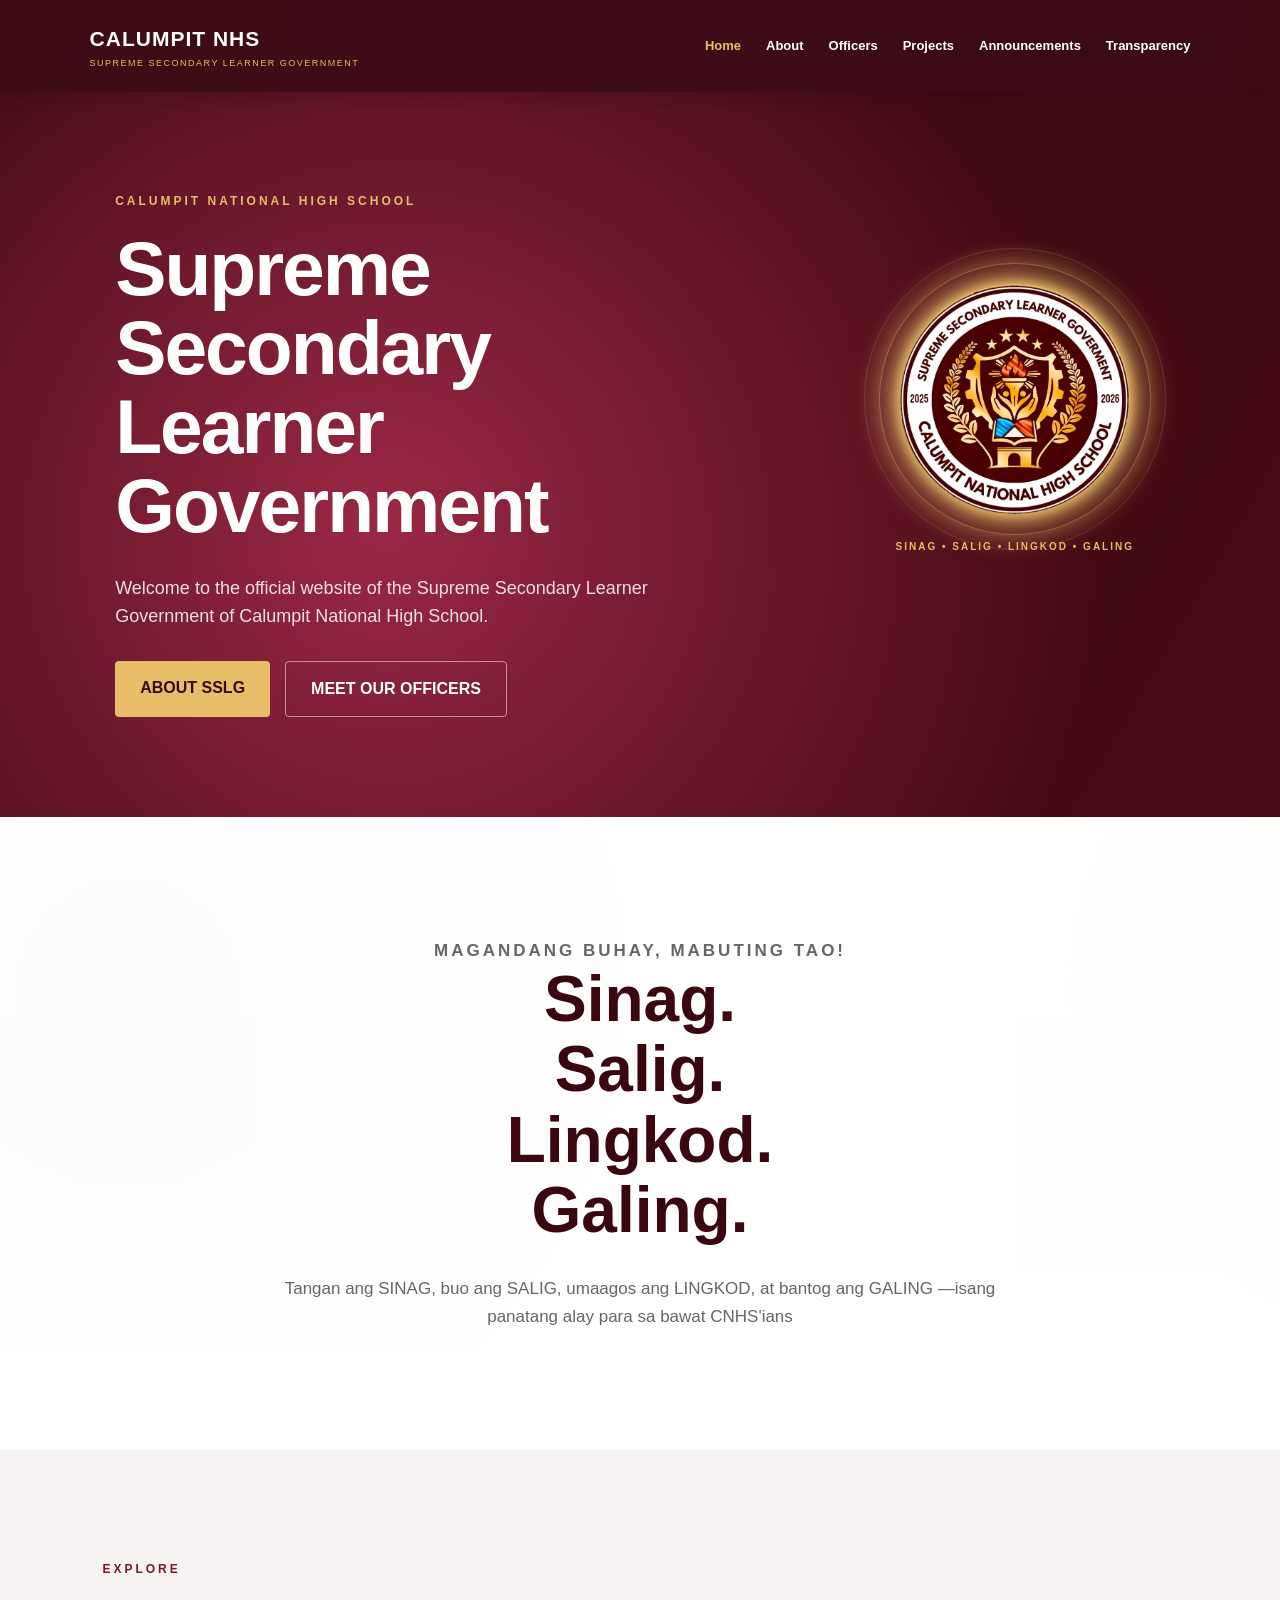
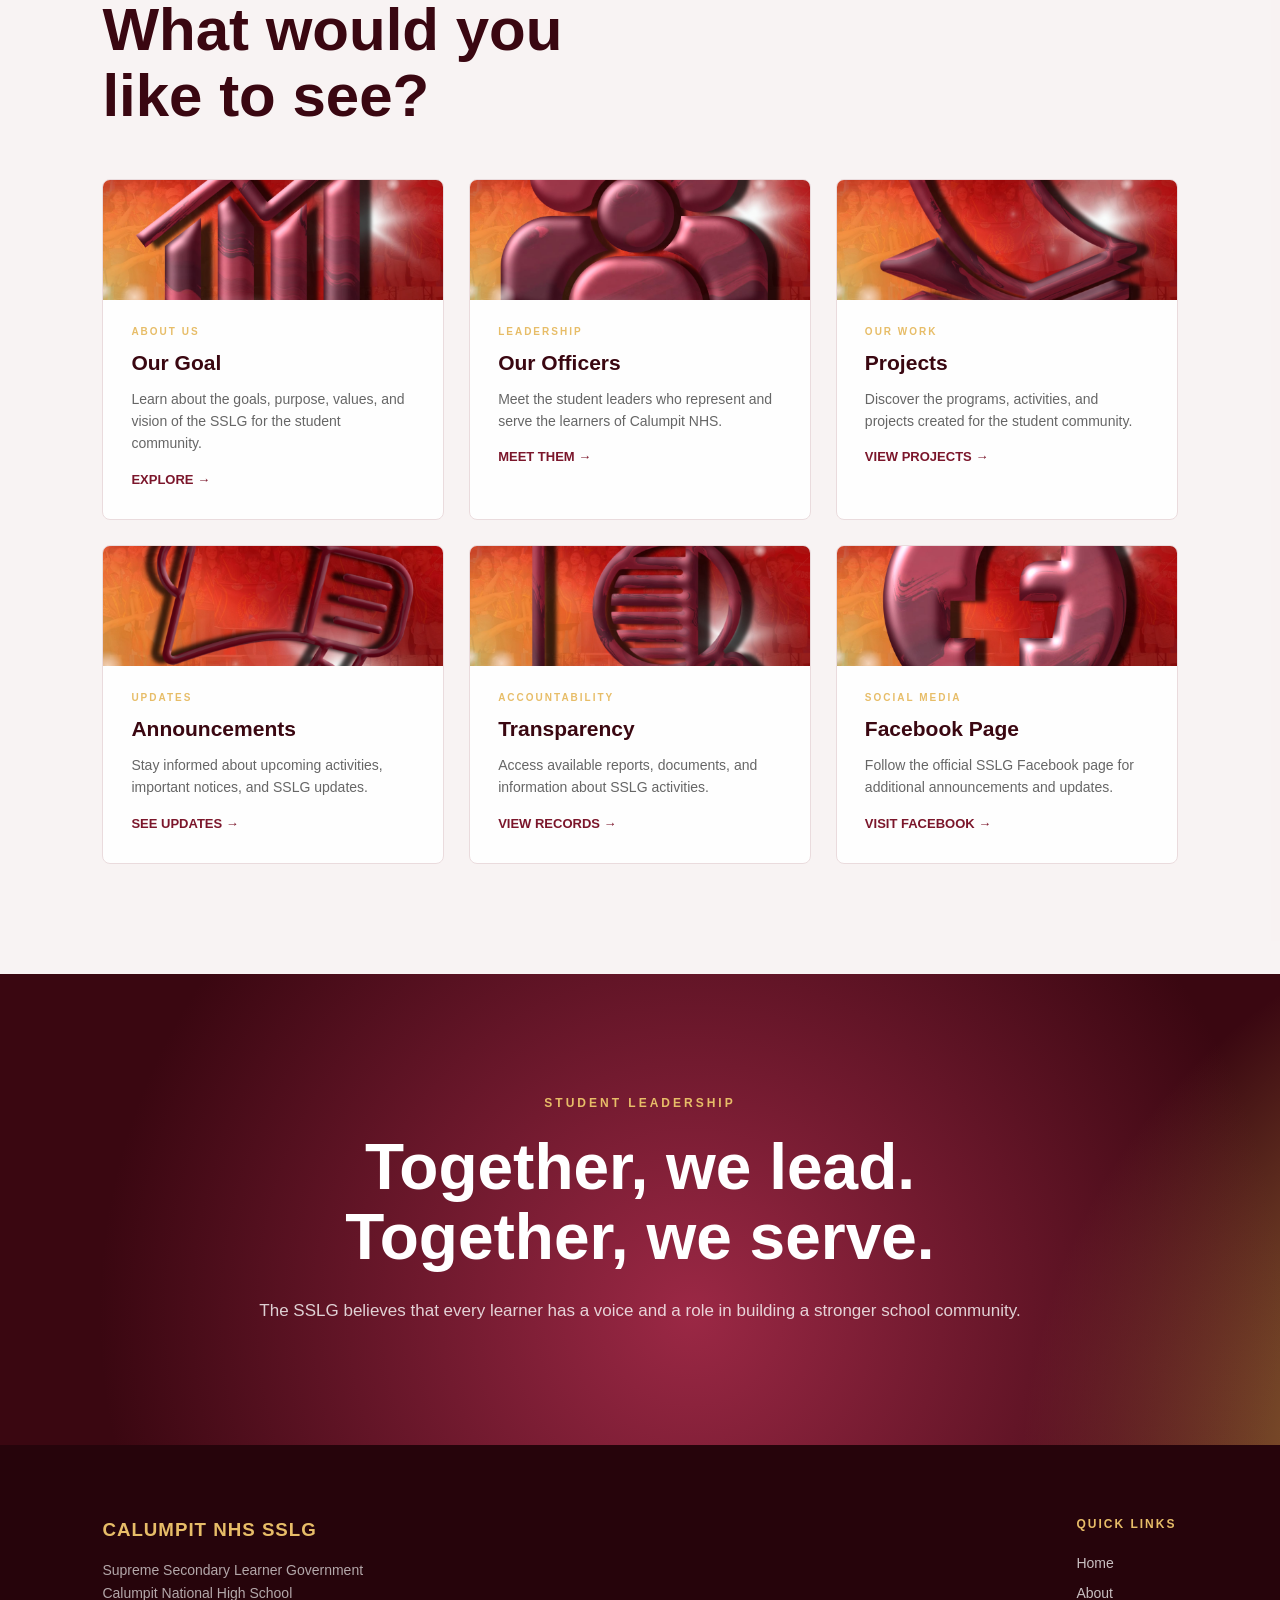
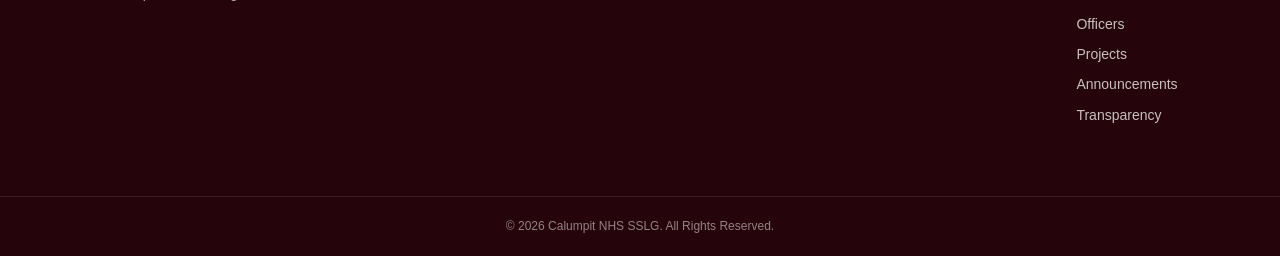
<file: index.html>
<!DOCTYPE html>
<html lang="en">

<head>
    <meta charset="UTF-8">
    <meta name="viewport" content="width=device-width, initial-scale=1.0">

    <title>Calumpit NHS SSLG | Home</title>

    <link rel="stylesheet" href="style.css">
</head>

<body class="home">

<header class="navbar">

    <div class="brand">
        <a href="index.html">
            <strong>CALUMPIT NHS</strong>
            <span>SUPREME SECONDARY LEARNER GOVERNMENT</span>
        </a>
    </div>

    <nav>
        <a href="index.html" class="active">Home</a>
        <a href="about.html">About</a>
        <a href="officers.html">Officers</a>
        <a href="projects.html">Projects</a>
        <a href="announcements.html">Announcements</a>
        <a href="transparency.html">Transparency</a>
    </nav>

</header>


<main>

    <!-- HERO -->

    <section class="hero">

        <div class="hero-content">

            <p class="eyebrow">
                CALUMPIT NATIONAL HIGH SCHOOL
            </p>

            <h1>
                Supreme Secondary
                <br>
                Learner Government
            </h1>

            <p class="hero-text">
                Welcome to the official website of the Supreme Secondary
                Learner Government of Calumpit National High School.
            </p>

            <div class="hero-buttons">

                <a href="about.html" class="button">
                    ABOUT SSLG
                </a>

                <a href="officers.html" class="button secondary">
                    MEET OUR OFFICERS
                </a>

            </div>

        </div>


        <!-- SSLG LOGO -->

        <div class="hero-emblem">

            <div class="emblem">

                <img
                    src="SSLG LOGO (1).png"
                    alt="Calumpit NHS SSLG Logo"
                >

            </div>

            <p>
                SINAG • SALIG • LINGKOD • GALING
            </p>

        </div>

    </section>


    <!-- WELCOME -->

    <section class="welcome">

        <p class="section-label">
            MAGANDANG BUHAY, MABUTING TAO!
        </p>

        <h2>
            Sinag.
            <br>
            Salig.
            <br>
            Lingkod.
            <br>
            Galing.
        </h2>

        <p>
            Tangan ang SINAG, buo ang SALIG,
            umaagos ang LINGKOD, at bantog ang
            GALING —isang panatang alay para sa
            bawat CNHS'ians
        </p>

    </section>


    <!-- QUICK ACCESS -->

    <section class="quick-access">

        <div class="section-heading">

            <p class="eyebrow dark">
                EXPLORE
            </p>

            <h2>
                What would you
                <br>
                like to see?
            </h2>

        </div>


        <div class="quick-grid">


            <!-- GOAL -->

            <a href="about.html" class="quick-card">

                <div class="card-image">
                    <img
                        src="images/goal.jpg"
                        alt="SSLG Goal"
                    >
                </div>

                <div class="card-content">

                    <p class="position">ABOUT US</p>

                    <h3>Our Goal</h3>

                    <p>
                        Learn about the goals, purpose,
                        values, and vision of the SSLG
                        for the student community.
                    </p>

                    <span>EXPLORE →</span>

                </div>

            </a>


            <!-- OFFICERS -->

            <a href="officers.html" class="quick-card">

                <div class="card-image">
                    <img
                        src="images/officers.jpg"
                        alt="SSLG Officers"
                    >
                </div>

                <div class="card-content">

                    <p class="position">LEADERSHIP</p>

                    <h3>Our Officers</h3>

                    <p>
                        Meet the student leaders who
                        represent and serve the learners
                        of Calumpit NHS.
                    </p>

                    <span>MEET THEM →</span>

                </div>

            </a>


            <!-- PROJECTS -->

            <a href="projects.html" class="quick-card">

                <div class="card-image">
                    <img
                        src="images/projects.jpg"
                        alt="SSLG Projects"
                    >
                </div>

                <div class="card-content">

                    <p class="position">OUR WORK</p>

                    <h3>Projects</h3>

                    <p>
                        Discover the programs, activities,
                        and projects created for the
                        student community.
                    </p>

                    <span>VIEW PROJECTS →</span>

                </div>

            </a>


            <!-- ANNOUNCEMENTS -->

            <a href="announcements.html" class="quick-card">

                <div class="card-image">
                    <img
                        src="images/announcement.jpg"
                        alt="SSLG Announcements"
                    >
                </div>

                <div class="card-content">

                    <p class="position">UPDATES</p>

                    <h3>Announcements</h3>

                    <p>
                        Stay informed about upcoming
                        activities, important notices,
                        and SSLG updates.
                    </p>

                    <span>SEE UPDATES →</span>

                </div>

            </a>


            <!-- TRANSPARENCY -->

            <a href="transparency.html" class="quick-card">

                <div class="card-image">
                    <img
                        src="images/transparency.jpg"
                        alt="SSLG Transparency"
                    >
                </div>

                <div class="card-content">

                    <p class="position">ACCOUNTABILITY</p>

                    <h3>Transparency</h3>

                    <p>
                        Access available reports,
                        documents, and information about
                        SSLG activities.
                    </p>

                    <span>VIEW RECORDS →</span>

                </div>

            </a>


            <!-- FACEBOOK -->

            <a
                href="https://www.facebook.com/cnhssslg2627"
                target="_blank"
                rel="noopener noreferrer"
                class="quick-card"
            >

                <div class="card-image">
                    <img
                        src="images/facebook.jpg"
                        alt="SSLG Facebook Page"
                    >
                </div>

                <div class="card-content">

                    <p class="position">SOCIAL MEDIA</p>

                    <h3>Facebook Page</h3>

                    <p>
                        Follow the official SSLG Facebook
                        page for additional announcements
                        and updates.
                    </p>

                    <span>VISIT FACEBOOK →</span>

                </div>

            </a>

        </div>

    </section>


    <!-- FINAL SECTION -->

    <section class="portal-section">

        <div class="portal-content">

            <p class="eyebrow">
                STUDENT LEADERSHIP
            </p>

            <h2>
                Together, we lead.
                <br>
                Together, we serve.
            </h2>

            <p>
                The SSLG believes that every learner
                has a voice and a role in building a
                stronger school community.
            </p>

        </div>

    </section>

</main>


<!-- FOOTER -->

<footer>

    <div class="footer-main">

        <div>

            <h3>
                CALUMPIT NHS SSLG
            </h3>

            <p>
                Supreme Secondary Learner Government
                <br>
                Calumpit National High School
            </p>

        </div>


        <div class="footer-links">

            <h4>QUICK LINKS</h4>

            <a href="index.html">Home</a>
            <a href="about.html">About</a>
            <a href="officers.html">Officers</a>
            <a href="projects.html">Projects</a>
            <a href="announcements.html">Announcements</a>
            <a href="transparency.html">Transparency</a>

        </div>

    </div>


    <div class="footer-bottom">

        <p>
            © 2026 Calumpit NHS SSLG.
            All Rights Reserved.
        </p>

    </div>

</footer>

</body>
</html>
</file>
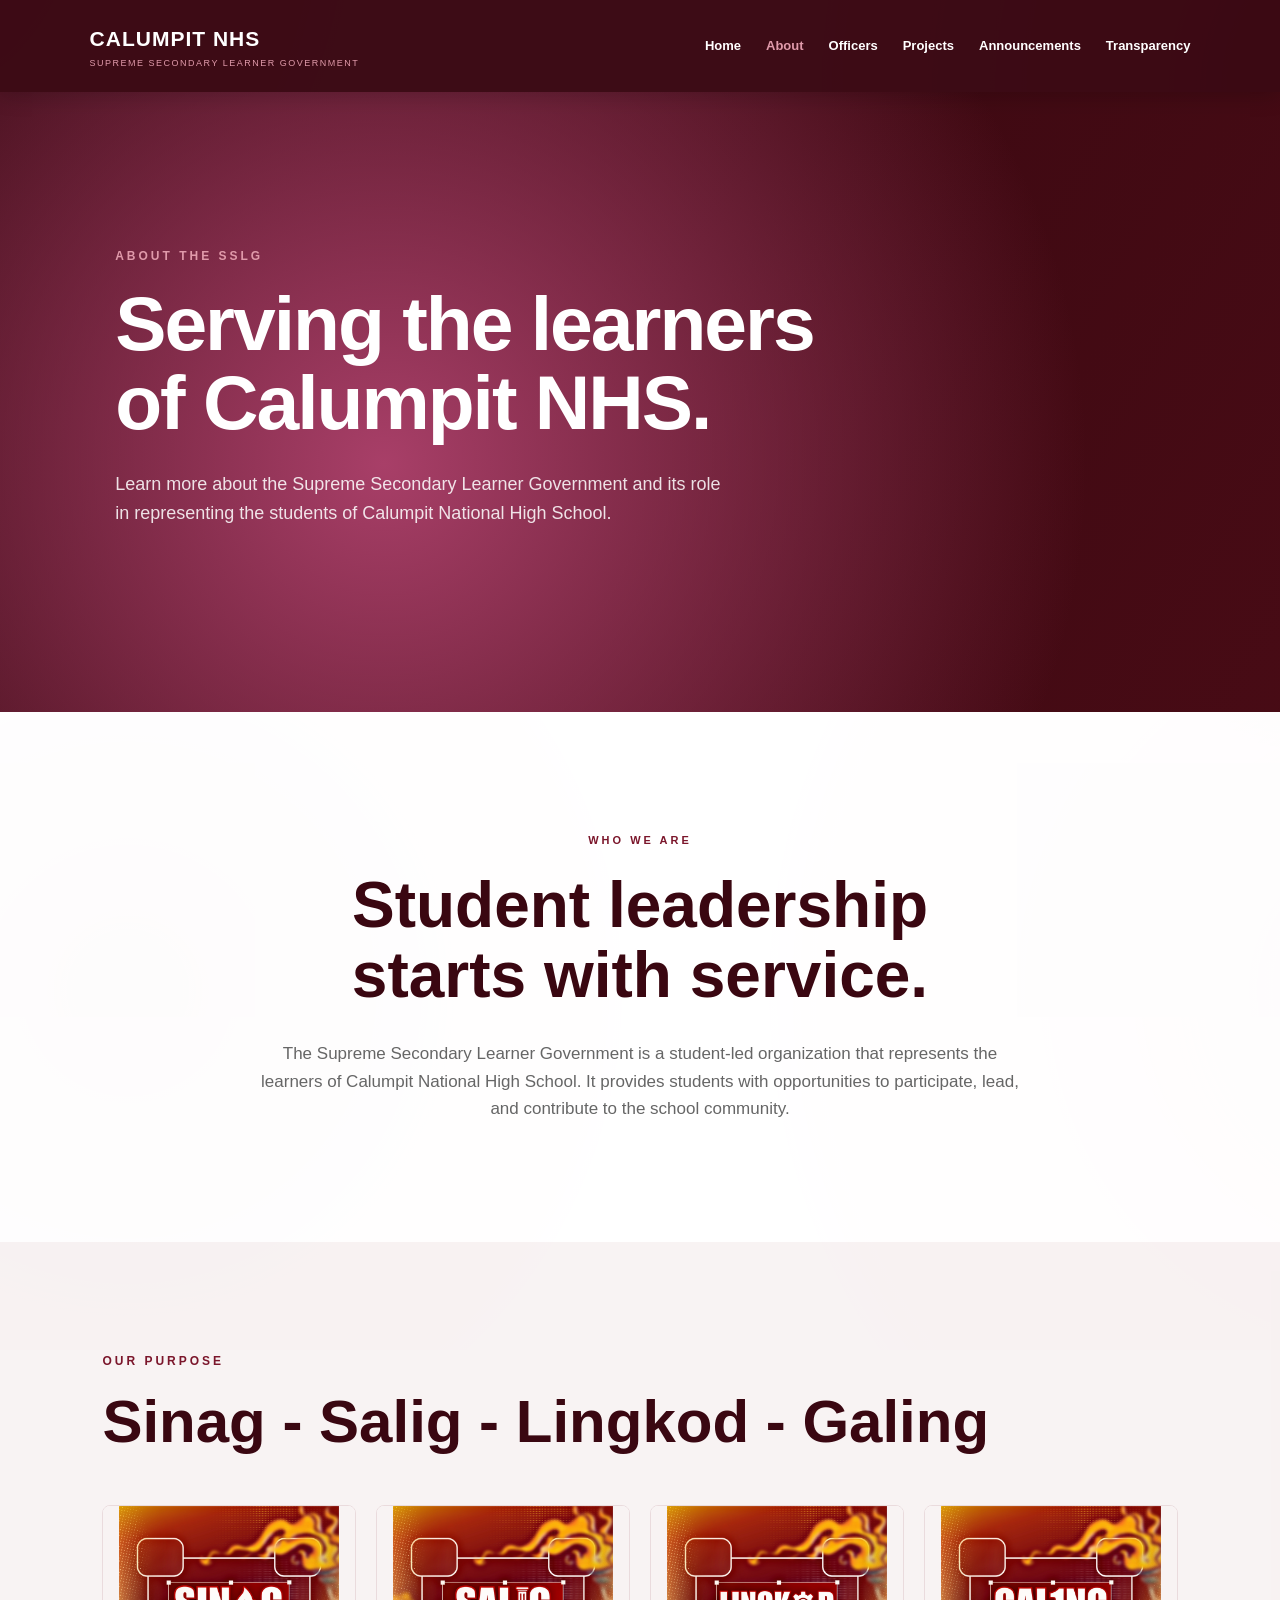
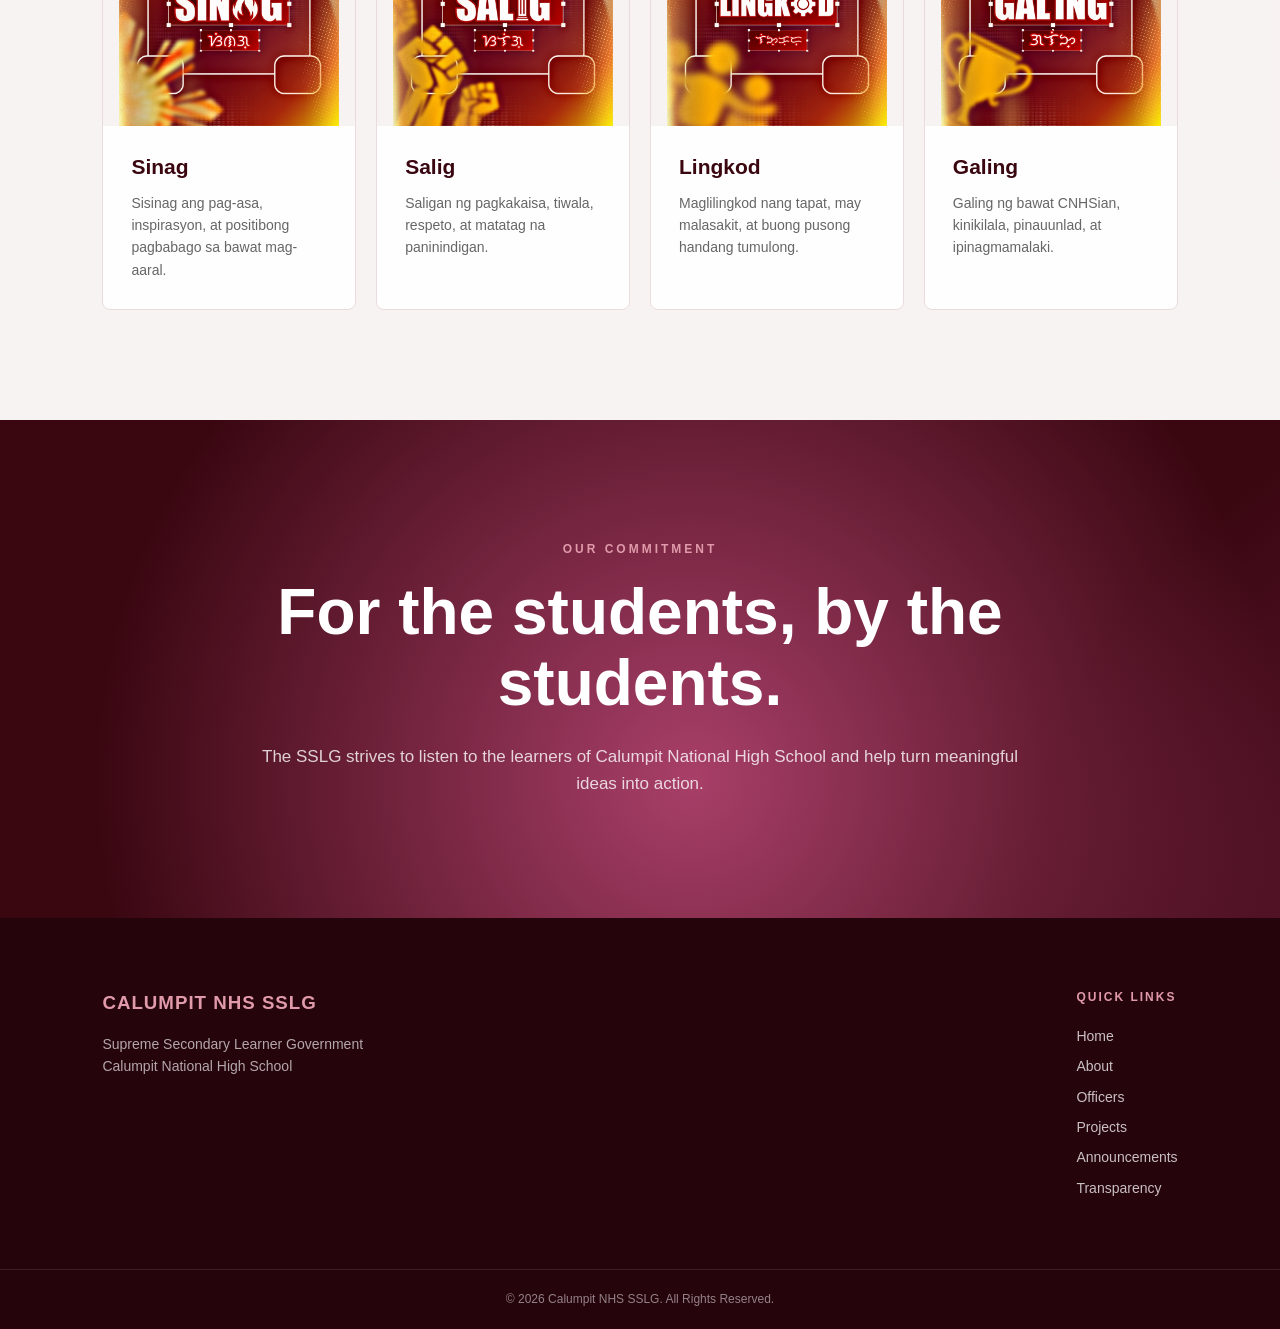
<file: about.html>
<!DOCTYPE html>
<html lang="en">

<head>
    <meta charset="UTF-8">
    <meta name="viewport" content="width=device-width, initial-scale=1.0">

    <title>About | Calumpit NHS SSLG</title>

    <link rel="stylesheet" href="style.css">
</head>

<body class="about">

<header class="navbar">

    <div class="brand">
        <a href="index.html">
            <strong>CALUMPIT NHS</strong>
            <span>SUPREME SECONDARY LEARNER GOVERNMENT</span>
        </a>
    </div>

    <nav>
        <a href="index.html">Home</a>
        <a href="about.html" class="active">About</a>
        <a href="officers.html">Officers</a>
        <a href="projects.html">Projects</a>
        <a href="announcements.html">Announcements</a>
        <a href="transparency.html">Transparency</a>
    </nav>

</header>


<main>

<section class="hero">

    <div class="hero-content">

        <p class="eyebrow">
            ABOUT THE SSLG
        </p>

        <h1>
            Serving the learners
            <br>
            of Calumpit NHS.
        </h1>

        <p class="hero-text">
            Learn more about the Supreme Secondary
            Learner Government and its role in
            representing the students of Calumpit
            National High School.
        </p>

    </div>

</section>



<section class="welcome">

    <div class="section-label">
        WHO WE ARE
    </div>

    <h2>
        Student leadership
        <br>
        starts with service.
    </h2>

    <p>
        The Supreme Secondary Learner Government
        is a student-led organization that represents
        the learners of Calumpit National High School.
        It provides students with opportunities to
        participate, lead, and contribute to the
        school community.
    </p>

</section>



<section class="quick-access">

    <div class="section-heading">

        <p class="eyebrow dark">
            OUR PURPOSE
        </p>

        <h2>
                 Sinag       -       Salig       -       Lingkod       -       Galing
        </h2>

    </div>


    <div class="quick-grid">


        <!-- SINAG -->

        <div class="quick-card">

            <div class="card-image">
                <img src="sslg/sinag.png" alt="Sinag">
            </div>

            <div class="card-content">

                <h3>
                    Sinag
                </h3>

                <p>
                    Sisinag ang pag-asa, inspirasyon, at positibong pagbabago sa bawat mag-aaral.
                </p>

            </div>

        </div>



        <!-- SALIG -->

        <div class="quick-card">

            <div class="card-image">
                <img src="sslg/salig.png" alt="Salig">
            </div>

            <div class="card-content">

                <h3>
                    Salig
                </h3>

                <p>
                    Saligan ng pagkakaisa, tiwala, respeto, at matatag na paninindigan.
                </p>

            </div>

        </div>



        <!-- LINGKOD -->

        <div class="quick-card">

            <div class="card-image">
                <img src="sslg/lingkod.png" alt="Lingkod">
            </div>

            <div class="card-content">

                <h3>
                    Lingkod
                </h3>

                <p>
                    Maglilingkod nang tapat, may malasakit, at buong pusong handang tumulong.
                </p>

            </div>

        </div>



        <!-- GALING -->

        <div class="quick-card">

            <div class="card-image">
                <img src="sslg/galing.png" alt="Galing">
            </div>

            <div class="card-content">

                <h3>
                    Galing
                </h3>

                <p>
                    Galing ng bawat CNHSian, kinikilala, pinauunlad, at ipinagmamalaki.
                </p>

            </div>

        </div>


    </div>

</section>



<section class="portal-section">

    <div class="portal-content">

        <p class="eyebrow">
            OUR COMMITMENT
        </p>

        <h2>
            For the students,
            by the students.
        </h2>

        <p>
            The SSLG strives to listen to the learners
            of Calumpit National High School and help
            turn meaningful ideas into action.
        </p>

    </div>

</section>

</main>



<footer>

    <div class="footer-main">

        <div>

            <h3>
                CALUMPIT NHS SSLG
            </h3>

            <p>
                Supreme Secondary Learner Government
                <br>
                Calumpit National High School
            </p>

        </div>


        <div class="footer-links">

            <h4>
                QUICK LINKS
            </h4>

            <a href="index.html">Home</a>
            <a href="about.html">About</a>
            <a href="officers.html">Officers</a>
            <a href="projects.html">Projects</a>
            <a href="announcements.html">Announcements</a>
            <a href="transparency.html">Transparency</a>

        </div>

    </div>


    <div class="footer-bottom">

        <p>
            © 2026 Calumpit NHS SSLG.
            All Rights Reserved.
        </p>

    </div>

</footer>

</body>
</html>
</file>
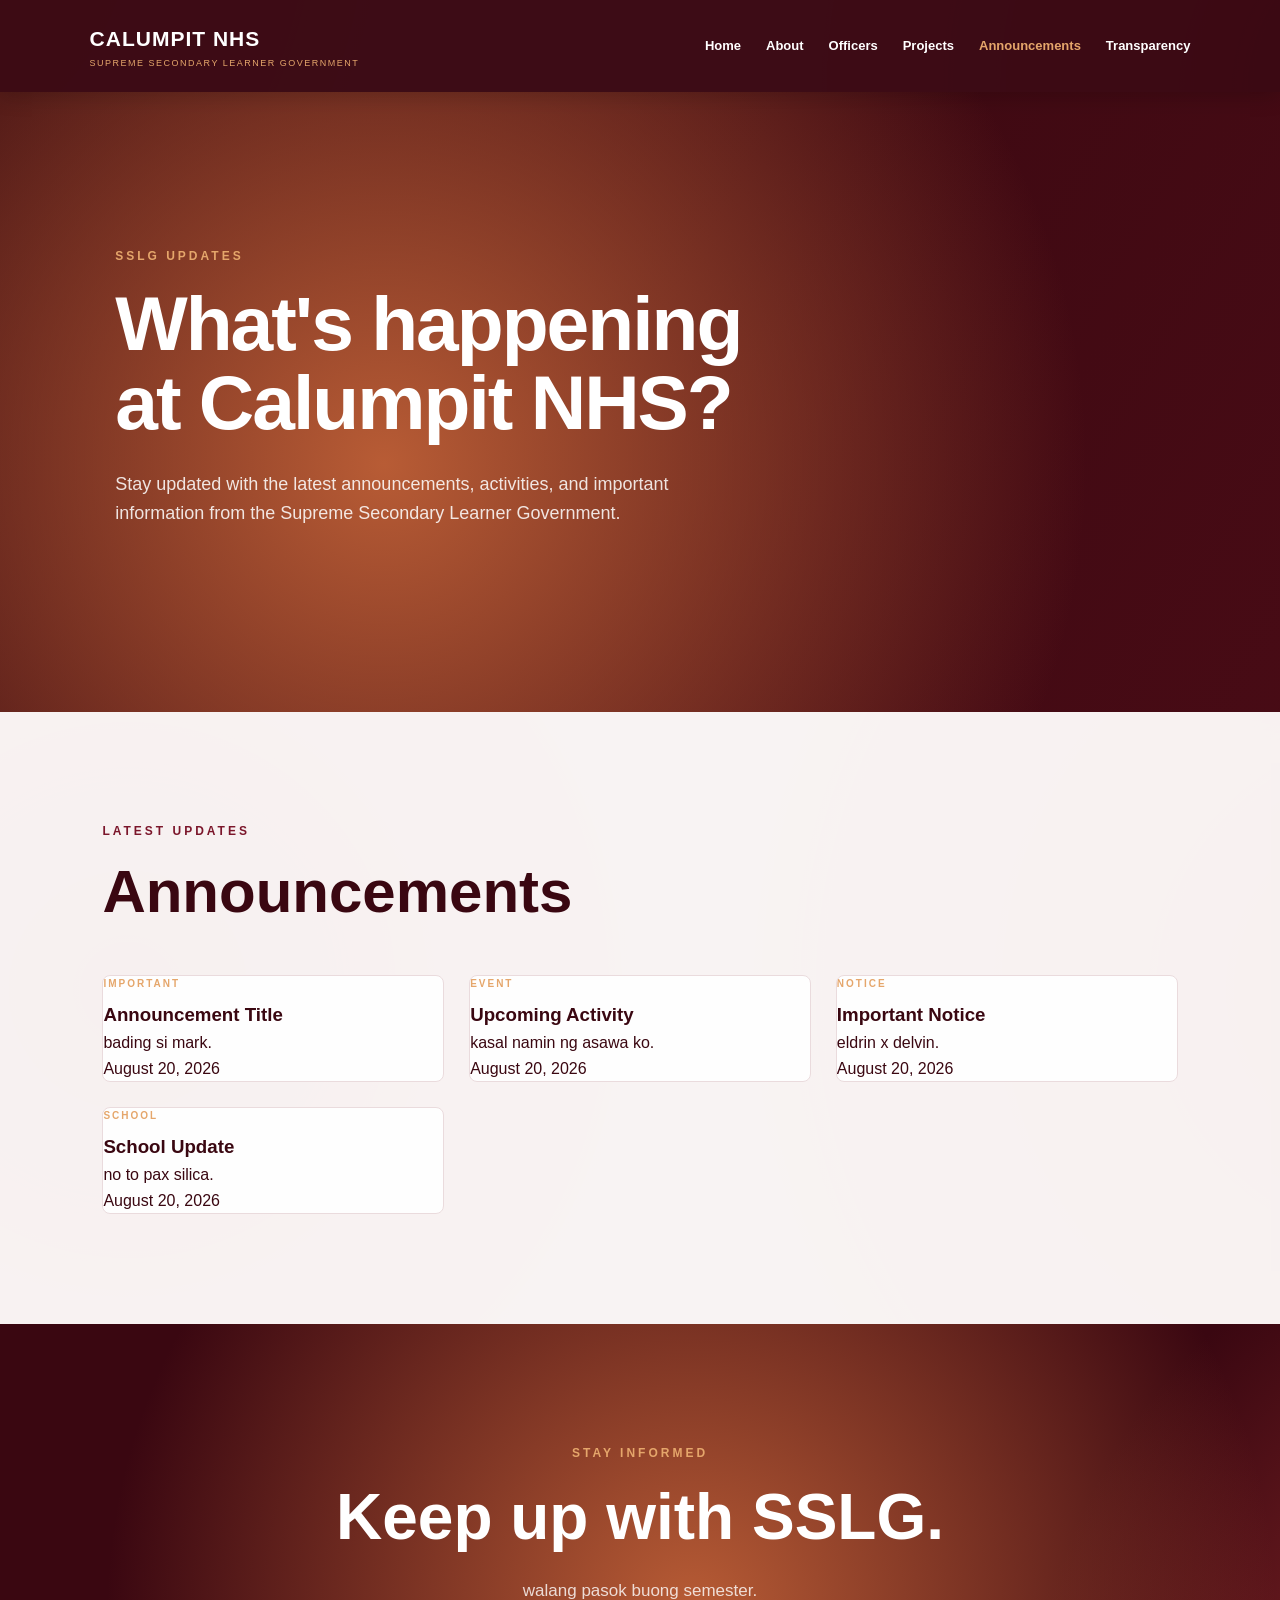
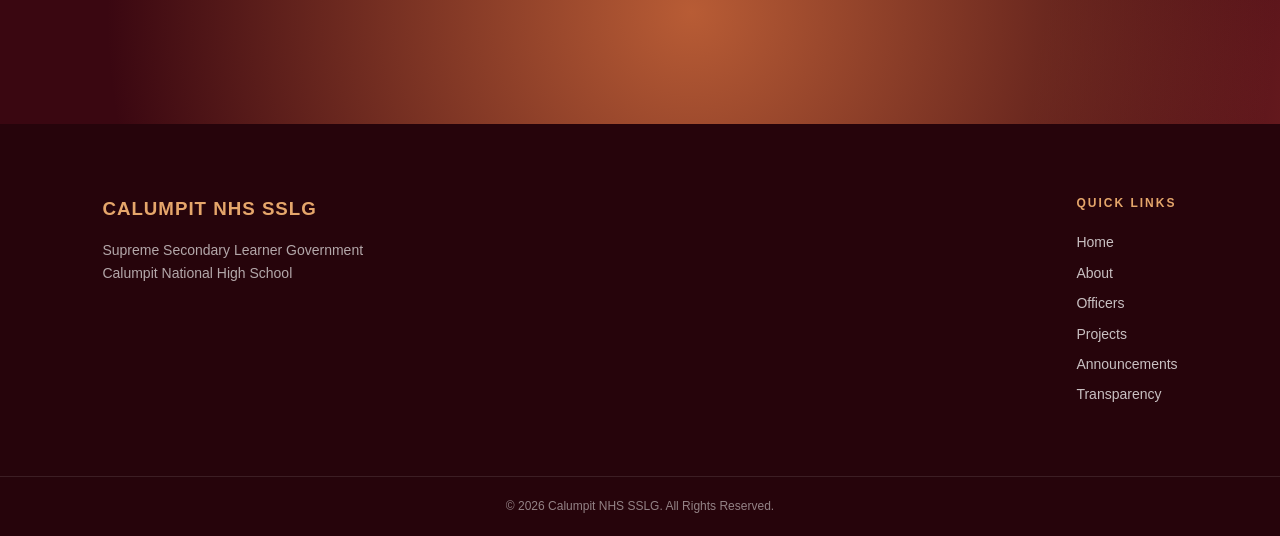
<file: announcements.html>
<!DOCTYPE html>
<html lang="en">

<head>
    <meta charset="UTF-8">
    <meta name="viewport" content="width=device-width, initial-scale=1.0">

    <title>Announcements | Calumpit NHS SSLG</title>

    <link rel="stylesheet" href="style.css">
</head>

<body class="announcements">

<header class="navbar">

    <div class="brand">
        <a href="index.html">
            <strong>CALUMPIT NHS</strong>
            <span>SUPREME SECONDARY LEARNER GOVERNMENT</span>
        </a>
    </div>

    <nav>
        <a href="index.html">Home</a>
        <a href="about.html">About</a>
        <a href="officers.html">Officers</a>
        <a href="projects.html">Projects</a>
        <a href="announcements.html" class="active">Announcements</a>
        <a href="transparency.html">Transparency</a>
    </nav>

</header>


<main>

<section class="hero">

    <div class="hero-content">

        <p class="eyebrow">
            SSLG UPDATES
        </p>

        <h1>
            What's happening
            <br>
            at Calumpit NHS?
        </h1>

        <p class="hero-text">
            Stay updated with the latest announcements,
            activities, and important information from
            the Supreme Secondary Learner Government.
        </p>

    </div>

</section>



<section class="quick-access">

    <div class="section-heading">

        <p class="eyebrow dark">
            LATEST UPDATES
        </p>

        <h2>
            Announcements
        </h2>

    </div>


    <div class="quick-grid">


        <!-- ANNOUNCEMENT 1 -->

        <div class="quick-card">

            <div class="card-icon">
                📢
            </div>

            <p class="position">
                IMPORTANT
            </p>

            <h3>
                Announcement Title
            </h3>

            <p>
                bading si mark.
            </p>

            <span>
                August 20, 2026
            </span>

        </div>



        <!-- ANNOUNCEMENT 2 -->

        <div class="quick-card">

            <div class="card-icon">
                📅
            </div>

            <p class="position">
                EVENT
            </p>

            <h3>
                Upcoming Activity
            </h3>

            <p>
                kasal namin ng asawa ko.
            </p>

            <span>
                August 20, 2026
            </span>

        </div>



        <!-- ANNOUNCEMENT 3 -->

        <div class="quick-card">

            <div class="card-icon">
                🔔
            </div>

            <p class="position">
                NOTICE
            </p>

            <h3>
                Important Notice
            </h3>

            <p>
                eldrin x delvin.
            </p>

            <span>
                August 20, 2026
            </span>

        </div>



        <!-- ANNOUNCEMENT 4 -->

        <div class="quick-card">

            <div class="card-icon">
                🏫
            </div>

            <p class="position">
                SCHOOL
            </p>

            <h3>
                School Update
            </h3>

            <p>
                no to pax silica.
            </p>

            <span>
                August 20, 2026
            </span>

        </div>

    </div>

</section>



<section class="portal-section">

    <div class="portal-content">

        <p class="eyebrow">
            STAY INFORMED
        </p>

        <h2>
            Keep up with SSLG.
        </h2>

        <p>
            walang pasok buong semester.
        </p>

    </div>

</section>

</main>



<footer>

    <div class="footer-main">

        <div>

            <h3>
                CALUMPIT NHS SSLG
            </h3>

            <p>
                Supreme Secondary Learner Government
                <br>
                Calumpit National High School
            </p>

        </div>


        <div class="footer-links">

            <h4>
                QUICK LINKS
            </h4>

            <a href="index.html">Home</a>
            <a href="about.html">About</a>
            <a href="officers.html">Officers</a>
            <a href="projects.html">Projects</a>
            <a href="announcements.html">Announcements</a>
            <a href="transparency.html">Transparency</a>

        </div>

    </div>


    <div class="footer-bottom">

        <p>
            © 2026 Calumpit NHS SSLG.
            All Rights Reserved.
        </p>

    </div>

</footer>

</body>
</html>
</file>
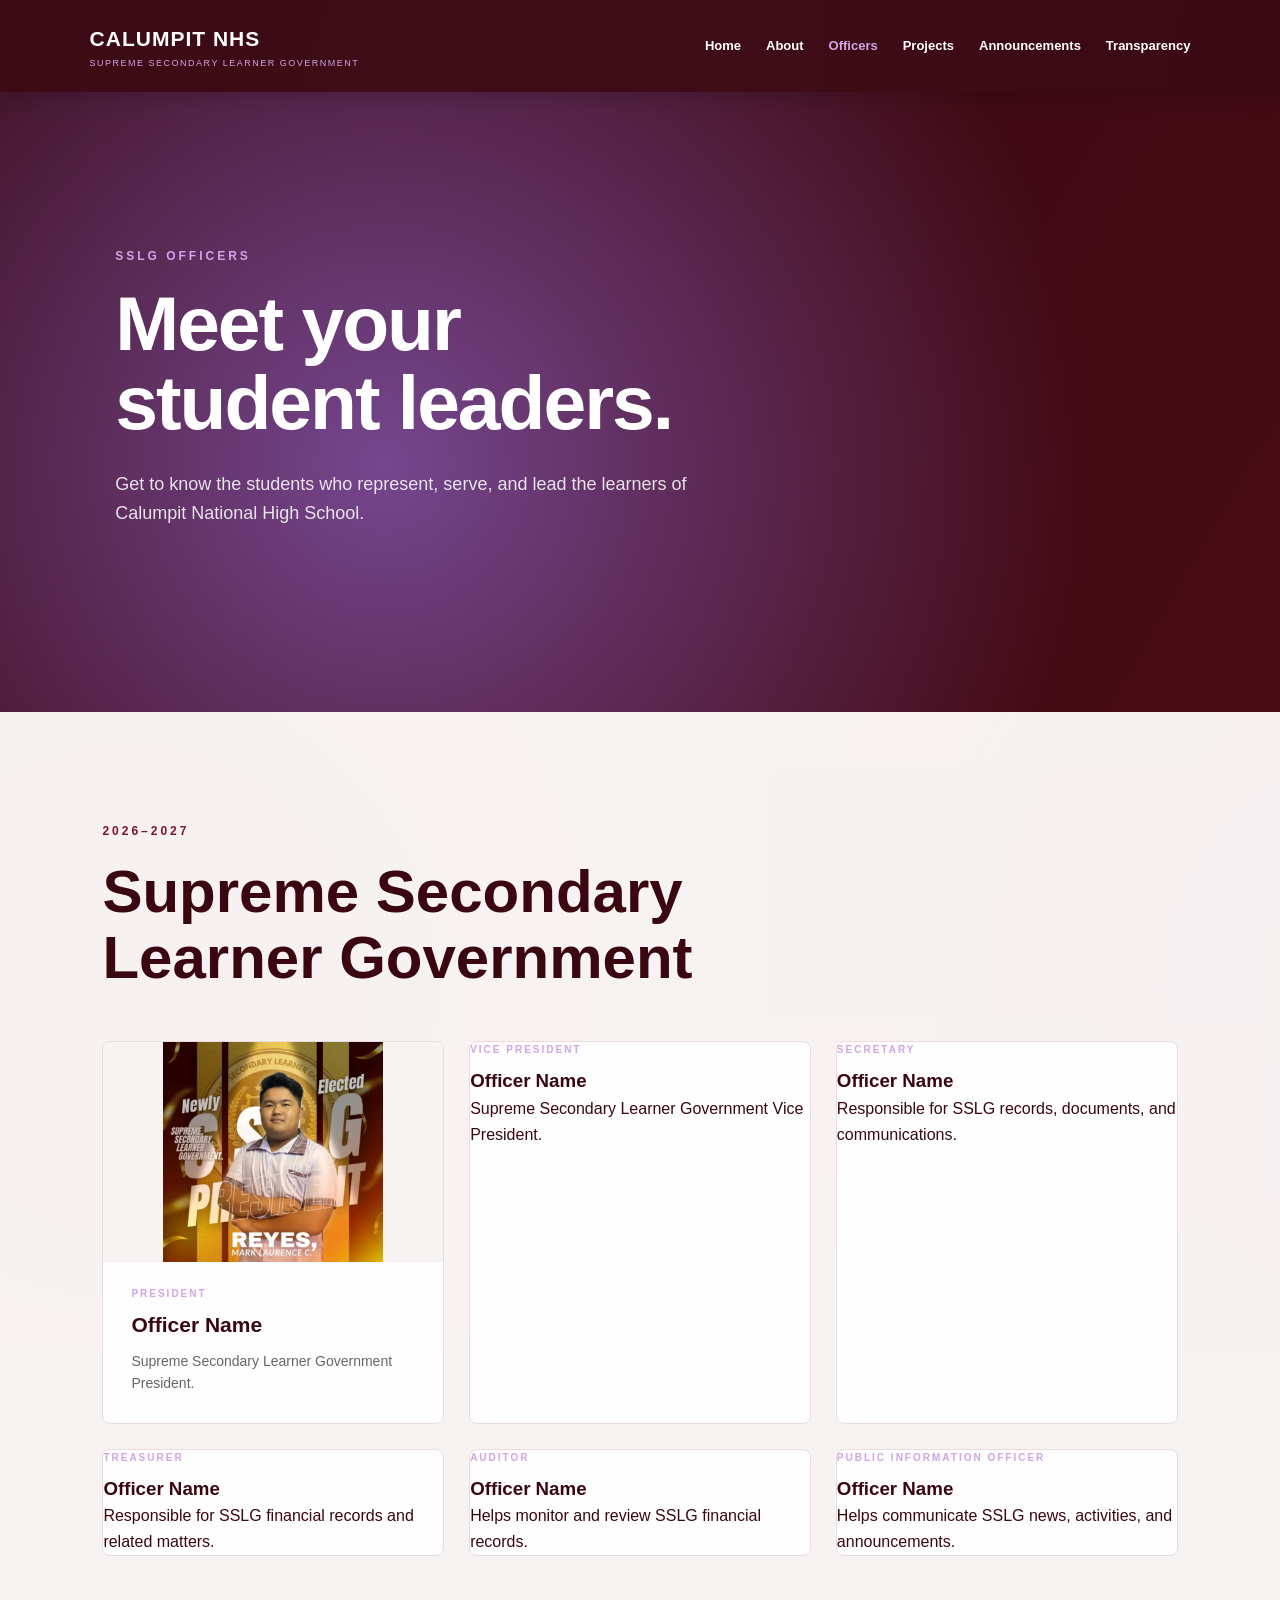
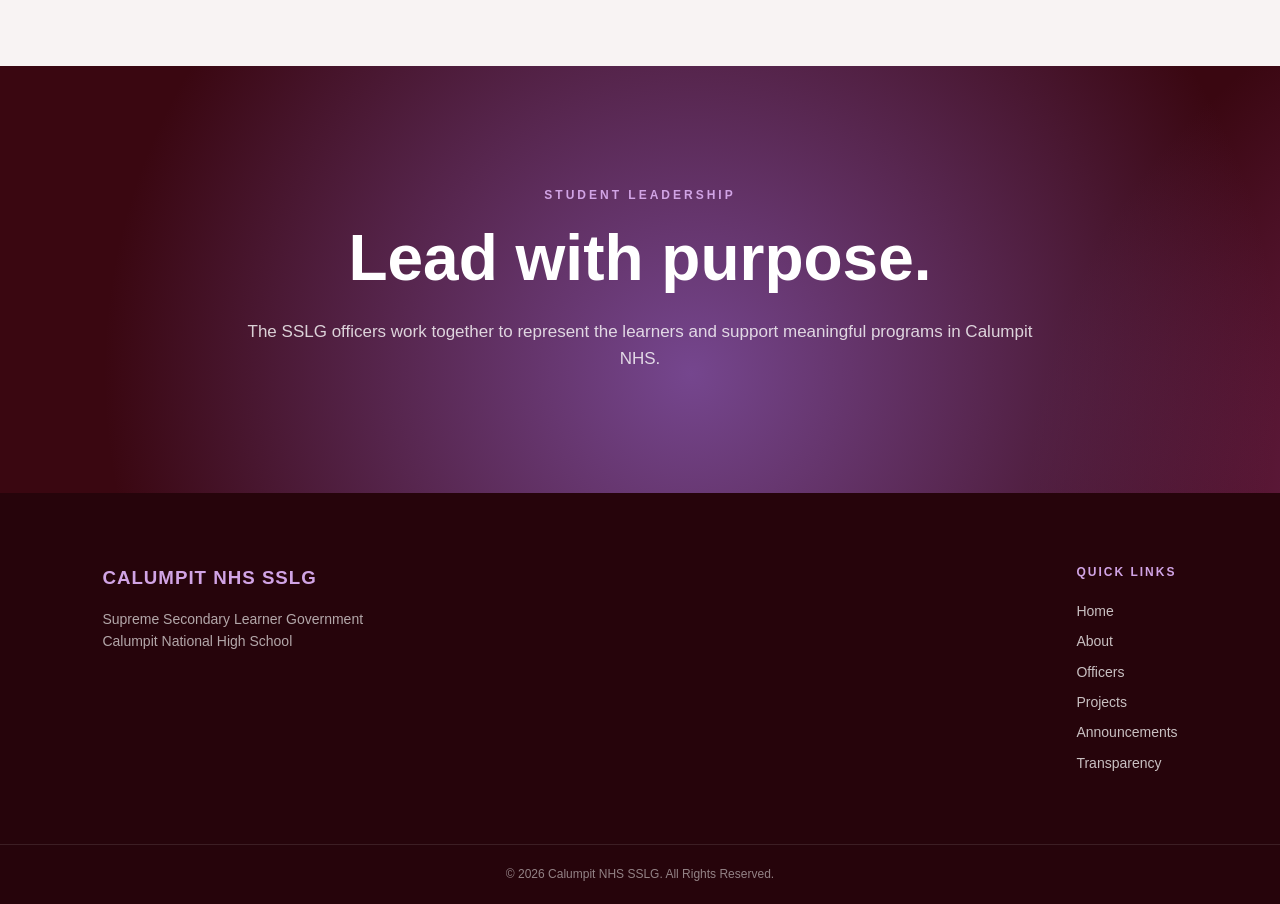
<file: officers.html>
<!DOCTYPE html>
<html lang="en">

<head>
    <meta charset="UTF-8">
    <meta name="viewport" content="width=device-width, initial-scale=1.0">

    <title>Officers | Calumpit NHS SSLG</title>

    <link rel="stylesheet" href="style.css">
</head>

<body class="officers">

<header class="navbar">

    <div class="brand">
        <a href="index.html">
            <strong>CALUMPIT NHS</strong>
            <span>SUPREME SECONDARY LEARNER GOVERNMENT</span>
        </a>
    </div>

    <nav>
        <a href="index.html">Home</a>
        <a href="about.html">About</a>
        <a href="officers.html" class="active">Officers</a>
        <a href="projects.html">Projects</a>
        <a href="announcements.html">Announcements</a>
        <a href="transparency.html">Transparency</a>
    </nav>

</header>


<main>

<section class="hero">

    <div class="hero-content">

        <p class="eyebrow">
            SSLG OFFICERS
        </p>

        <h1>
            Meet your
            <br>
            student leaders.
        </h1>

        <p class="hero-text">
            Get to know the students who represent,
            serve, and lead the learners of
            Calumpit National High School.
        </p>

    </div>

</section>


<section class="quick-access">

    <div class="section-heading">

        <p class="eyebrow dark">
            2026–2027
        </p>

        <h2>
            Supreme Secondary
            <br>
            Learner Government
        </h2>

    </div>


    <div class="quick-grid">


        <!-- PRESIDENT -->

        <div class="quick-card">

            <div class="officer-image">
                <img src="leader/mark.png" alt="SSLG President">
            </div>

            <div class="card-content">

                <p class="position">
                    PRESIDENT
                </p>

                <h3>
                    Officer Name
                </h3>

                <p>
                    Supreme Secondary Learner
                    Government President.
                </p>

            </div>

        </div>


        <!-- VICE PRESIDENT -->

        <div class="quick-card">

            <div class="card-icon">
                ⭐
            </div>

            <p class="position">
                VICE PRESIDENT
            </p>

            <h3>
                Officer Name
            </h3>

            <p>
                Supreme Secondary Learner
                Government Vice President.
            </p>

        </div>


        <!-- SECRETARY -->

        <div class="quick-card">

            <div class="card-icon">
                📝
            </div>

            <p class="position">
                SECRETARY
            </p>

            <h3>
                Officer Name
            </h3>

            <p>
                Responsible for SSLG records,
                documents, and communications.
            </p>

        </div>


        <!-- TREASURER -->

        <div class="quick-card">

            <div class="card-icon">
                💰
            </div>

            <p class="position">
                TREASURER
            </p>

            <h3>
                Officer Name
            </h3>

            <p>
                Responsible for SSLG financial
                records and related matters.
            </p>

        </div>


        <!-- AUDITOR -->

        <div class="quick-card">

            <div class="card-icon">
                📊
            </div>

            <p class="position">
                AUDITOR
            </p>

            <h3>
                Officer Name
            </h3>

            <p>
                Helps monitor and review
                SSLG financial records.
            </p>

        </div>


        <!-- PIO -->

        <div class="quick-card">

            <div class="card-icon">
                📢
            </div>

            <p class="position">
                PUBLIC INFORMATION OFFICER
            </p>

            <h3>
                Officer Name
            </h3>

            <p>
                Helps communicate SSLG news,
                activities, and announcements.
            </p>

        </div>

    </div>

</section>


<section class="portal-section">

    <div class="portal-content">

        <p class="eyebrow">
            STUDENT LEADERSHIP
        </p>

        <h2>
            Lead with purpose.
        </h2>

        <p>
            The SSLG officers work together to
            represent the learners and support
            meaningful programs in Calumpit NHS.
        </p>

    </div>

</section>

</main>


<footer>

    <div class="footer-main">

        <div>

            <h3>
                CALUMPIT NHS SSLG
            </h3>

            <p>
                Supreme Secondary Learner Government
                <br>
                Calumpit National High School
            </p>

        </div>


        <div class="footer-links">

            <h4>
                QUICK LINKS
            </h4>

            <a href="index.html">Home</a>
            <a href="about.html">About</a>
            <a href="officers.html">Officers</a>
            <a href="projects.html">Projects</a>
            <a href="announcements.html">Announcements</a>
            <a href="transparency.html">Transparency</a>

        </div>

    </div>


    <div class="footer-bottom">

        <p>
            © 2026 Calumpit NHS SSLG.
            All Rights Reserved.
        </p>

    </div>

</footer>

</body>
</html>
</file>
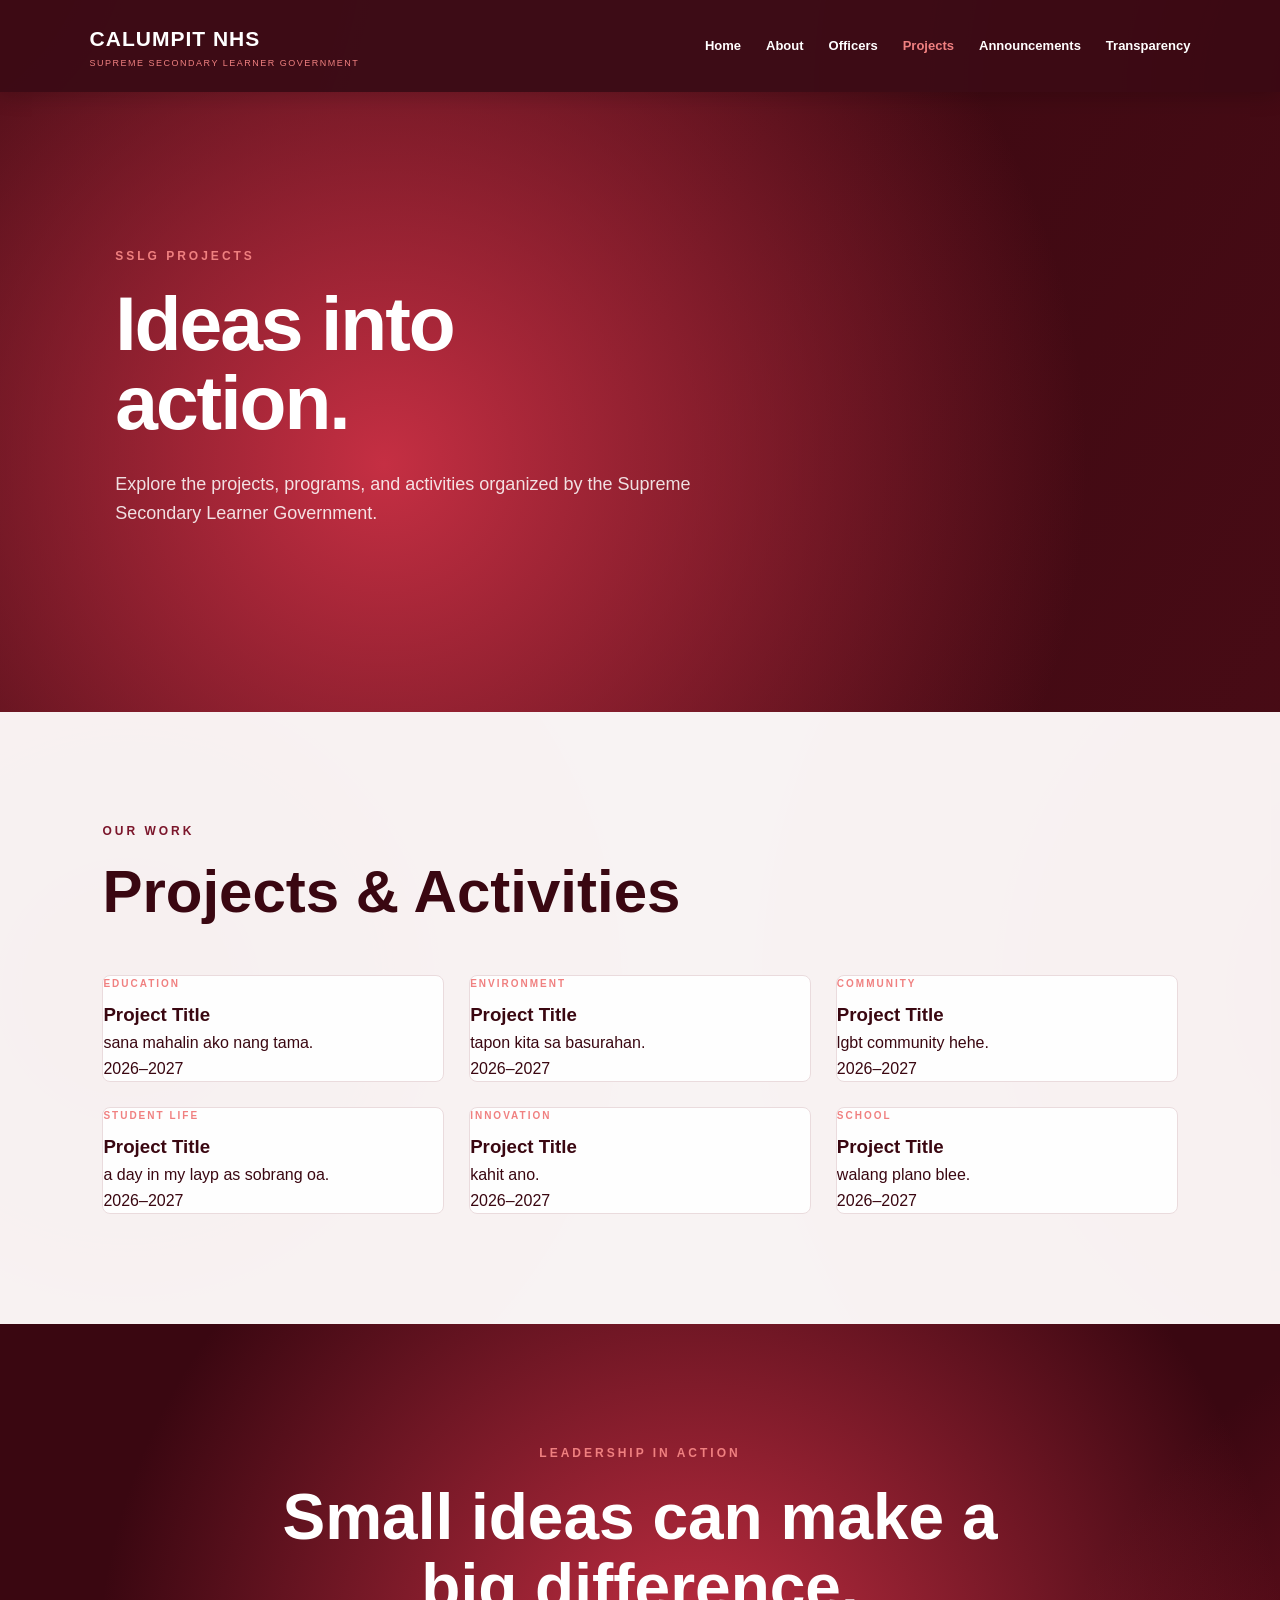
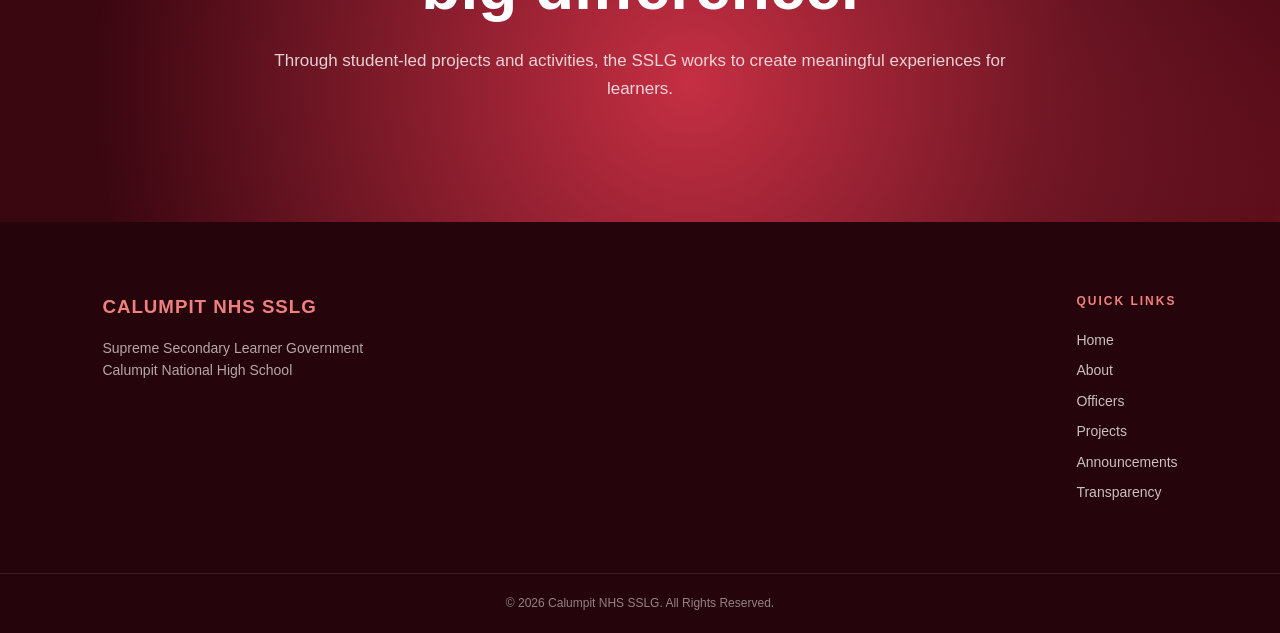
<file: projects.html>
<!DOCTYPE html>
<html lang="en">

<head>
    <meta charset="UTF-8">
    <meta name="viewport" content="width=device-width, initial-scale=1.0">

    <title>Projects | Calumpit NHS SSLG</title>

    <link rel="stylesheet" href="style.css">
</head>

<body class="projects">

<header class="navbar">

    <div class="brand">
        <a href="index.html">
            <strong>CALUMPIT NHS</strong>
            <span>SUPREME SECONDARY LEARNER GOVERNMENT</span>
        </a>
    </div>

    <nav>
        <a href="index.html">Home</a>
        <a href="about.html">About</a>
        <a href="officers.html">Officers</a>
        <a href="projects.html" class="active">Projects</a>
        <a href="announcements.html">Announcements</a>
        <a href="transparency.html">Transparency</a>
    </nav>

</header>


<main>

<section class="hero">

    <div class="hero-content">

        <p class="eyebrow">
            SSLG PROJECTS
        </p>

        <h1>
            Ideas into
            <br>
            action.
        </h1>

        <p class="hero-text">
            Explore the projects, programs, and
            activities organized by the Supreme
            Secondary Learner Government.
        </p>

    </div>

</section>



<section class="quick-access">

    <div class="section-heading">

        <p class="eyebrow dark">
            OUR WORK
        </p>

        <h2>
            Projects & Activities
        </h2>

    </div>


    <div class="quick-grid">


        <!-- PROJECT 1 -->

        <div class="quick-card">

            <div class="card-icon">
                📚
            </div>

            <p class="position">
                EDUCATION
            </p>

            <h3>
                Project Title
            </h3>

            <p>
                sana mahalin ako nang tama.
            </p>

            <span>
                2026–2027
            </span>

        </div>



        <!-- PROJECT 2 -->

        <div class="quick-card">

            <div class="card-icon">
                🌱
            </div>

            <p class="position">
                ENVIRONMENT
            </p>

            <h3>
                Project Title
            </h3>

            <p>
                tapon kita sa basurahan.
            </p>

            <span>
                2026–2027
            </span>

        </div>



        <!-- PROJECT 3 -->

        <div class="quick-card">

            <div class="card-icon">
                🤝
            </div>

            <p class="position">
                COMMUNITY
            </p>

            <h3>
                Project Title
            </h3>

            <p>
                lgbt community hehe.
            </p>

            <span>
                2026–2027
            </span>

        </div>



        <!-- PROJECT 4 -->

        <div class="quick-card">

            <div class="card-icon">
                🎉
            </div>

            <p class="position">
                STUDENT LIFE
            </p>

            <h3>
                Project Title
            </h3>

            <p>
                a day in my layp as sobrang oa.
            </p>

            <span>
                2026–2027
            </span>

        </div>



        <!-- PROJECT 5 -->

        <div class="quick-card">

            <div class="card-icon">
                💡
            </div>

            <p class="position">
                INNOVATION
            </p>

            <h3>
                Project Title
            </h3>

            <p>
                kahit ano.
            </p>

            <span>
                2026–2027
            </span>

        </div>



        <!-- PROJECT 6 -->

        <div class="quick-card">

            <div class="card-icon">
                🏫
            </div>

            <p class="position">
                SCHOOL
            </p>

            <h3>
                Project Title
            </h3>

            <p>
                walang plano blee.
            </p>

            <span>
                2026–2027
            </span>

        </div>

    </div>

</section>



<section class="portal-section">

    <div class="portal-content">

        <p class="eyebrow">
            LEADERSHIP IN ACTION
        </p>

        <h2>
            Small ideas can make
            a big difference.
        </h2>

        <p>
            Through student-led projects and
            activities, the SSLG works to create
            meaningful experiences for learners.
        </p>

    </div>

</section>

</main>



<footer>

    <div class="footer-main">

        <div>

            <h3>
                CALUMPIT NHS SSLG
            </h3>

            <p>
                Supreme Secondary Learner Government
                <br>
                Calumpit National High School
            </p>

        </div>


        <div class="footer-links">

            <h4>
                QUICK LINKS
            </h4>

            <a href="index.html">Home</a>
            <a href="about.html">About</a>
            <a href="officers.html">Officers</a>
            <a href="projects.html">Projects</a>
            <a href="announcements.html">Announcements</a>
            <a href="transparency.html">Transparency</a>

        </div>

    </div>


    <div class="footer-bottom">

        <p>
            © 2026 Calumpit NHS SSLG.
            All Rights Reserved.
        </p>

    </div>

</footer>

</body>
</html>
</file>
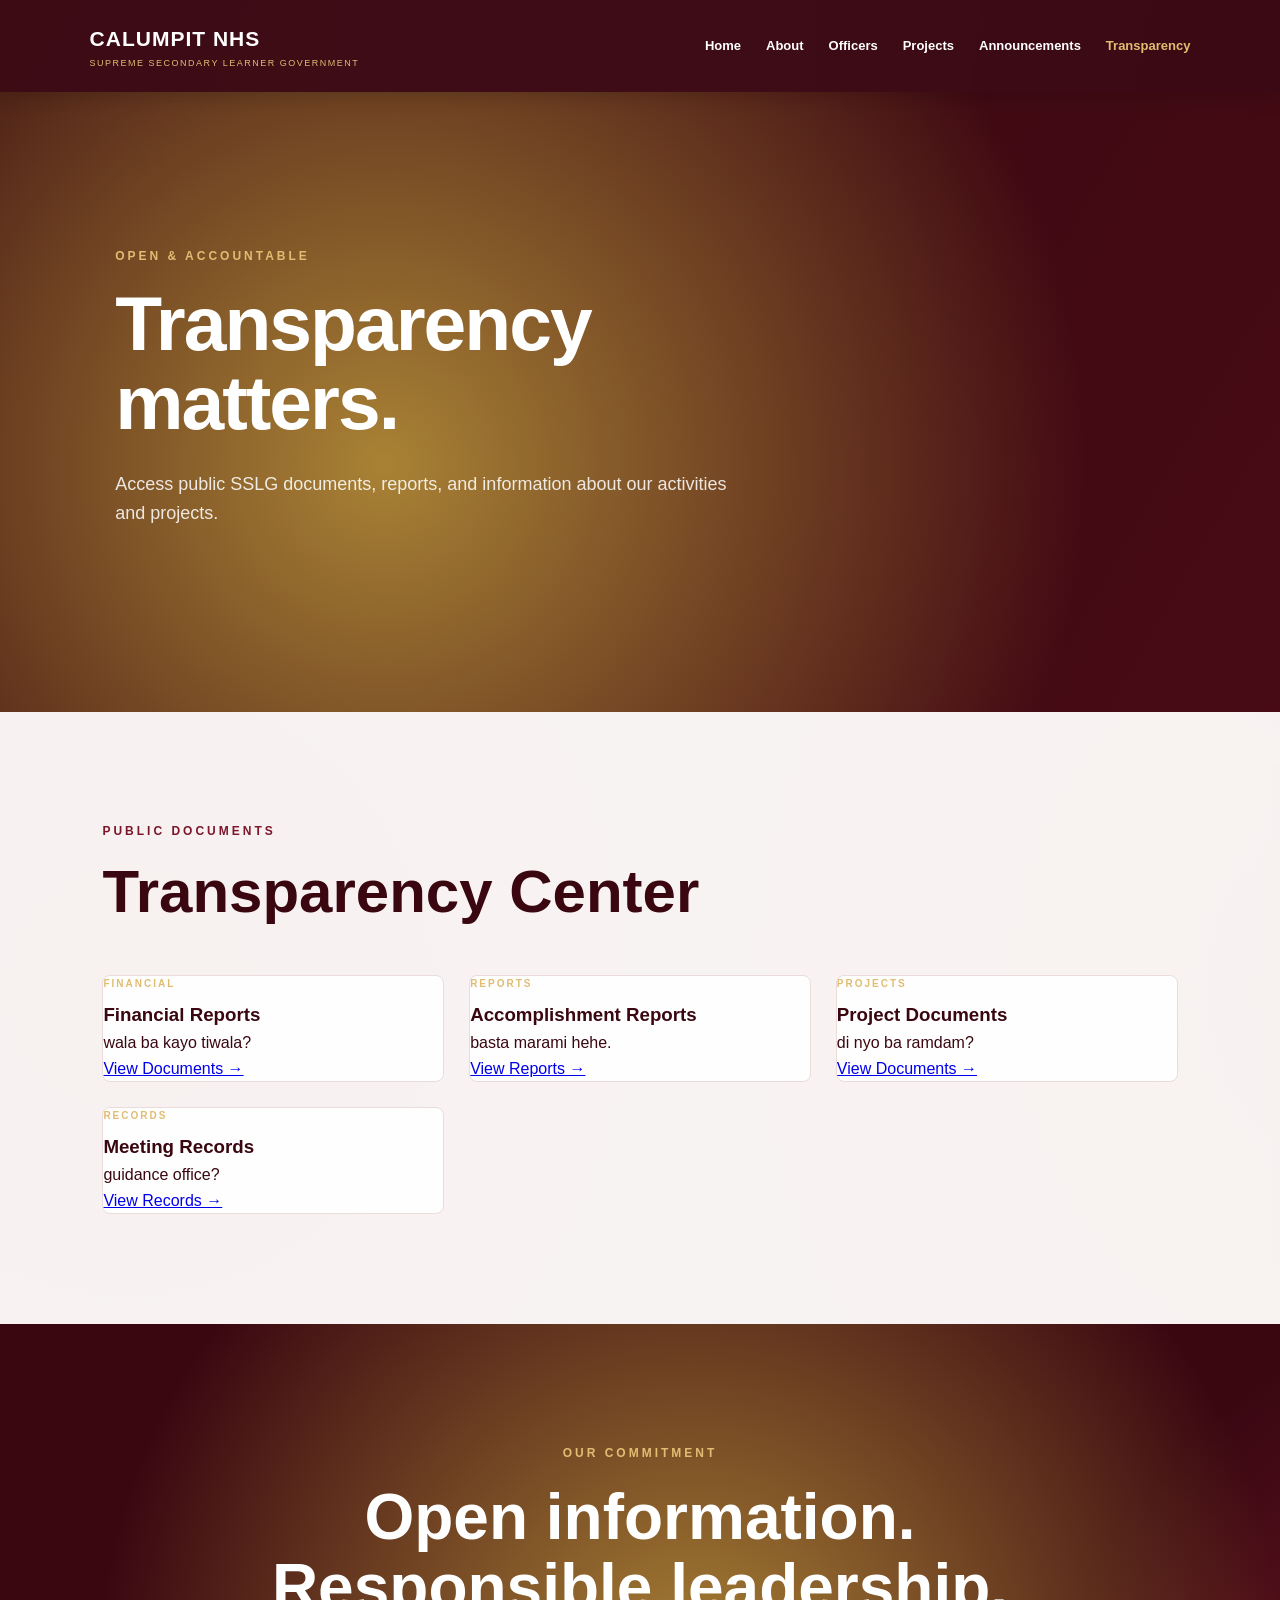
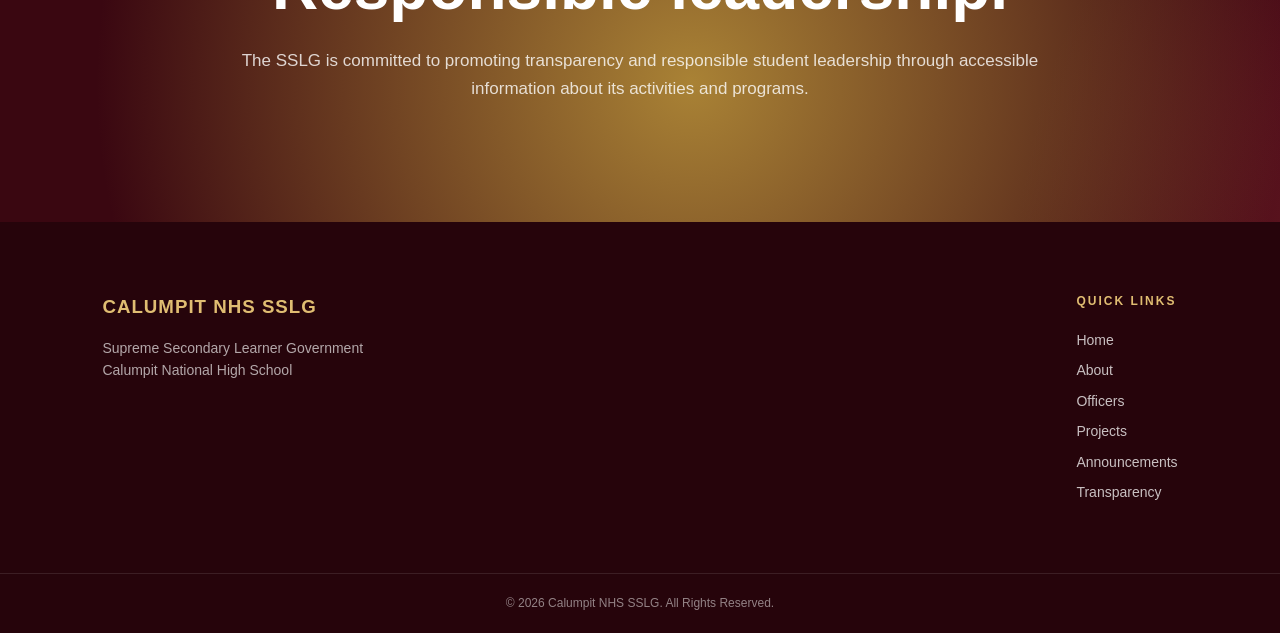
<file: transparency.html>
<!DOCTYPE html>
<html lang="en">

<head>

    <meta charset="UTF-8">

    <meta name="viewport"
          content="width=device-width, initial-scale=1.0">

    <title>Transparency | Calumpit NHS SSLG</title>

    <link rel="stylesheet"
          href="style.css">

</head>


<body class="transparency">


<header class="navbar">

    <div class="brand">

        <a href="index.html">

            <strong>
                CALUMPIT NHS
            </strong>

            <span>
                SUPREME SECONDARY LEARNER GOVERNMENT
            </span>

        </a>

    </div>


    <nav>

        <a href="index.html">
            Home
        </a>

        <a href="about.html">
            About
        </a>

        <a href="officers.html">
            Officers
        </a>

        <a href="projects.html">
            Projects
        </a>

        <a href="announcements.html">
            Announcements
        </a>

        <a href="transparency.html"
           class="active">
            Transparency
        </a>

    </nav>

</header>



<main>


<!-- HERO -->

<section class="hero">

    <div class="hero-content">

        <p class="eyebrow">
            OPEN & ACCOUNTABLE
        </p>


        <h1>
            Transparency
            <br>
            matters.
        </h1>


        <p class="hero-text">

            Access public SSLG documents,
            reports, and information about
            our activities and projects.

        </p>

    </div>

</section>



<!-- DOCUMENTS -->

<section class="quick-access">

    <div class="section-heading">

        <p class="eyebrow dark">
            PUBLIC DOCUMENTS
        </p>


        <h2>
            Transparency Center
        </h2>

    </div>



    <div class="quick-grid">


        <!-- FINANCIAL REPORTS -->

        <div class="quick-card">

            <div class="card-icon">
                💰
            </div>


            <p class="position">
                FINANCIAL
            </p>


            <h3>
                Financial Reports
            </h3>


            <p>

                wala ba kayo tiwala?
            </p>


            <a href="#"
               class="card-link">

                View Documents →

            </a>

        </div>



        <!-- ACCOMPLISHMENT -->

        <div class="quick-card">

            <div class="card-icon">
                📊
            </div>


            <p class="position">
                REPORTS
            </p>


            <h3>
                Accomplishment Reports
            </h3>


            <p>

                basta marami hehe.

            </p>


            <a href="#"
               class="card-link">

                View Reports →

            </a>

        </div>



        <!-- PROJECT DOCUMENTS -->

        <div class="quick-card">

            <div class="card-icon">
                📁
            </div>


            <p class="position">
                PROJECTS
            </p>


            <h3>
                Project Documents
            </h3>


            <p>

                di nyo ba ramdam?

            </p>


            <a href="#"
               class="card-link">

                View Documents →

            </a>

        </div>



        <!-- MEETING DOCUMENTS -->

        <div class="quick-card">

            <div class="card-icon">
                📝
            </div>


            <p class="position">
                RECORDS
            </p>


            <h3>
                Meeting Records
            </h3>


            <p>

                guidance office?

            </p>


            <a href="#"
               class="card-link">

                View Records →

            </a>

        </div>

    </div>

</section>



<!-- COMMITMENT -->

<section class="portal-section">

    <div class="portal-content">

        <p class="eyebrow">
            OUR COMMITMENT
        </p>


        <h2>
            Open information.
            Responsible leadership.
        </h2>


        <p>

            The SSLG is committed to promoting
            transparency and responsible student
            leadership through accessible information
            about its activities and programs.

        </p>

    </div>

</section>


</main>



<!-- FOOTER -->

<footer>

    <div class="footer-main">


        <div>

            <h3>
                CALUMPIT NHS SSLG
            </h3>


            <p>

                Supreme Secondary Learner Government
                <br>
                Calumpit National High School

            </p>

        </div>



        <div class="footer-links">

            <h4>
                QUICK LINKS
            </h4>


            <a href="index.html">
                Home
            </a>


            <a href="about.html">
                About
            </a>


            <a href="officers.html">
                Officers
            </a>


            <a href="projects.html">
                Projects
            </a>


            <a href="announcements.html">
                Announcements
            </a>


            <a href="transparency.html">
                Transparency
            </a>

        </div>

    </div>



    <div class="footer-bottom">

        <p>

            © 2026 Calumpit NHS SSLG.
            All Rights Reserved.

        </p>

    </div>

</footer>


</body>

</html>
</file>
<file: style.css>
/* =========================================================
   GLOBAL
   ========================================================= */

* {
    margin: 0;
    padding: 0;
    box-sizing: border-box;
}

html {
    scroll-behavior: smooth;
    width: 100%;
    min-height: 100%;
    overflow-x: hidden;
}

body {
    font-family: Arial, Helvetica, sans-serif;
    color: #3a0711;
    background: #f8f3f3;
    line-height: 1.6;
    width: 100%;
    min-height: 100vh;
    margin: 0;
    padding: 0;
    overflow-x: hidden;
}


/* =========================================================
   PAGE COLOR THEMES
   ========================================================= */

body.home {
    --glow1: rgba(231, 189, 104, 0.35);
    --glow2: rgba(139, 30, 50, 0.50);
    --glow3: rgba(110, 20, 40, 0.35);
    --hero1: #9b2845;
    --hero2: #c49a45;
    --accent: #e7bd68;
}

body.about {
    --glow1: rgba(190, 75, 105, 0.38);
    --glow2: rgba(110, 20, 45, 0.50);
    --glow3: rgba(150, 45, 75, 0.35);
    --hero1: #a83f68;
    --hero2: #702040;
    --accent: #e09aaa;
}

body.officers {
    --glow1: rgba(125, 75, 150, 0.35);
    --glow2: rgba(95, 20, 65, 0.50);
    --glow3: rgba(135, 45, 105, 0.30);
    --hero1: #75468e;
    --hero2: #842d68;
    --accent: #d1a4e5;
}

body.projects {
    --glow1: rgba(210, 50, 65, 0.38);
    --glow2: rgba(120, 15, 30, 0.55);
    --glow3: rgba(170, 35, 45, 0.35);
    --hero1: #c52f43;
    --hero2: #8f1728;
    --accent: #f08080;
}

body.announcements {
    --glow1: rgba(205, 110, 50, 0.38);
    --glow2: rgba(120, 25, 30, 0.50);
    --glow3: rgba(180, 65, 40, 0.35);
    --hero1: #b85c35;
    --hero2: #9a302d;
    --accent: #e5a66b;
}

body.transparency {
    --glow1: rgba(190, 145, 60, 0.38);
    --glow2: rgba(100, 20, 30, 0.55);
    --glow3: rgba(150, 90, 40, 0.35);
    --hero1: #a98235;
    --hero2: #7d202c;
    --accent: #e0bd72;
}


/* =========================================================
   MOVING BACKGROUND
   ========================================================= */

body::before {
    content: "";
    position: fixed;
    top: -50%;
    left: -50%;
    width: 200%;
    height: 200%;
    z-index: -5;
    pointer-events: none;

    background:
        radial-gradient(circle at 20% 20%, var(--glow1), transparent 25%),
        radial-gradient(circle at 80% 30%, var(--glow2), transparent 28%),
        radial-gradient(circle at 30% 80%, var(--glow3), transparent 25%),
        radial-gradient(circle at 80% 80%, var(--glow1), transparent 30%);

    animation: backgroundMove 18s ease-in-out infinite;
}

@keyframes backgroundMove {
    0% {
        transform: translate(0%, 0%) scale(1);
    }

    25% {
        transform: translate(5%, -4%) scale(1.05);
    }

    50% {
        transform: translate(-4%, 5%) scale(1.08);
    }

    75% {
        transform: translate(-5%, -3%) scale(1.04);
    }

    100% {
        transform: translate(0%, 0%) scale(1);
    }
}


/* =========================================================
   NAVIGATION
   ========================================================= */

.navbar {
    width: 100%;
    padding: 22px 7%;

    display: flex;
    align-items: center;
    justify-content: space-between;

    background: rgba(55, 5, 15, 0.97);

    position: sticky;
    top: 0;
    z-index: 1000;

    box-shadow: 0 4px 20px rgba(0, 0, 0, 0.18);
}

.brand a {
    text-decoration: none;
    display: flex;
    flex-direction: column;
}

.brand strong {
    color: white;
    font-size: 21px;
    letter-spacing: 1px;
}

.brand span {
    color: var(--accent);
    font-size: 9px;
    letter-spacing: 1.5px;
}

nav {
    display: flex;
    align-items: center;
    gap: 25px;
}

nav a {
    color: white;
    text-decoration: none;
    font-size: 13px;
    font-weight: 600;
    transition: color 0.3s ease;
}

nav a:hover,
nav a.active {
    color: var(--accent);
}


/* =========================================================
   HERO
   ========================================================= */

.hero {
    min-height: 620px;
    width: 100%;

    position: relative;
    overflow: hidden;

    display: flex;
    align-items: center;
    justify-content: space-between;

    gap: 60px;
    padding: 100px 9%;

    color: white;

    background:
        radial-gradient(circle at 15% 30%, var(--hero1), transparent 30%),
        radial-gradient(circle at 85% 70%, var(--hero2), transparent 30%),
        linear-gradient(120deg, #35070f, #5a0f1b);

    background-size: 200% 200%;
    animation: heroMove 15s ease-in-out infinite;
}

@keyframes heroMove {
    0% {
        background-position: 0% 50%;
    }

    25% {
        background-position: 100% 30%;
    }

    50% {
        background-position: 100% 80%;
    }

    75% {
        background-position: 20% 100%;
    }

    100% {
        background-position: 0% 50%;
    }
}

.hero-content {
    max-width: 720px;
    min-width: 0;
}

.eyebrow {
    color: var(--accent);
    font-size: 12px;
    font-weight: 700;
    letter-spacing: 3px;
    margin-bottom: 18px;
}

.eyebrow.dark {
    color: #7b162b;
}

.hero h1 {
    font-size: clamp(45px, 6vw, 82px);
    line-height: 1.03;
    letter-spacing: -2px;
    margin-bottom: 28px;
}

.hero-text {
    max-width: 620px;
    font-size: 18px;
    color: rgba(255, 255, 255, 0.86);
    margin-bottom: 30px;
}


/* =========================================================
   HERO EMBLEM
   ========================================================= */

.hero-emblem {
    text-align: center;
    min-width: 300px;
    max-width: 100%;
    flex-shrink: 0;
    align-self: center;
    position: relative;
    z-index: 5;
    transform: translateY(-35px);
}

.emblem {
    width: 230px !important;
    height: 230px !important;

    border-radius: 50%;

    display: flex;
    align-items: center;
    justify-content: center;

    margin: auto;

    border: 3px solid var(--accent);

    background: rgba(255, 255, 255, 0.04);

    position: relative;

    box-shadow:
        0 0 10px rgba(231, 189, 104, 0.8),
        0 0 25px rgba(231, 189, 104, 0.6),
        0 0 55px rgba(231, 189, 104, 0.4);

    animation: logoGlow 3s ease-in-out infinite;
}

.hero-emblem .emblem img {
    width: 255px !important;
    height: 255px !important;
    max-width: none !important;
    max-height: none !important;
    object-fit: contain !important;
    position: relative;
    z-index: 5;
    display: block;

    filter:
        drop-shadow(0 0 8px rgba(231, 189, 104, 0.9))
        drop-shadow(0 0 20px rgba(231, 189, 104, 0.65));
}

.emblem::before {
    content: "";
    position: absolute;
    width: 270px;
    height: 270px;
    border-radius: 50%;
    border: 1px solid rgba(231, 189, 104, 0.4);
    box-shadow: 0 0 25px rgba(231, 189, 104, 0.3);
    animation: logoRing 5s linear infinite;
}

.emblem::after {
    content: "";
    position: absolute;
    width: 300px;
    height: 300px;
    border-radius: 50%;
    border: 1px solid rgba(231, 189, 104, 0.18);
    animation: logoRingReverse 8s linear infinite;
}

@keyframes logoGlow {
    0% {
        transform: scale(1);
    }

    50% {
        transform: scale(1.03);
    }

    100% {
        transform: scale(1);
    }
}

@keyframes logoRing {
    from {
        transform: rotate(0deg);
    }

    to {
        transform: rotate(360deg);
    }
}

@keyframes logoRingReverse {
    from {
        transform: rotate(360deg);
    }

    to {
        transform: rotate(0deg);
    }
}

.hero-emblem p {
    margin-top: 25px;
    color: var(--accent);
    font-size: 10px;
    letter-spacing: 2px;
    font-weight: 700;
}


/* =========================================================
   BUTTONS
   ========================================================= */

.hero-buttons {
    display: flex;
    gap: 15px;
    flex-wrap: wrap;
}

.button {
    display: inline-block;
    padding: 14px 25px;
    background: var(--accent);
    color: #3a0711;
    text-decoration: none;
    font-weight: 700;
    border-radius: 4px;
    transition: 0.3s;
}

.button:hover {
    transform: translateY(-3px);
    box-shadow: 0 8px 20px rgba(0, 0, 0, 0.2);
}

.button.secondary {
    background: transparent;
    color: white;
    border: 1px solid rgba(255, 255, 255, 0.5);
}

.button.secondary:hover {
    background: white;
    color: #3a0711;
}


/* =========================================================
   WELCOME
   ========================================================= */

.welcome {
    width: 100%;
    padding: 120px 10%;
    background: rgba(255, 255, 255, 0.96);
    text-align: center;
}

.section-label {
    color: #7b162b;
    font-size: 11px;
    font-weight: 800;
    letter-spacing: 3px;
    margin-bottom: 20px;
}

.welcome h2 {
    max-width: 800px;
    margin: auto auto 30px;
    font-size: clamp(36px, 5vw, 65px);
    line-height: 1.1;
    color: #3a0711;
}

.welcome > p {
    max-width: 760px;
    margin: auto;
    font-size: 17px;
    color: #666;
}


/* =========================================================
   QUICK ACCESS
   ========================================================= */

.quick-access {
    width: 100%;
    padding: 110px 8%;
    background: rgba(248, 243, 243, 0.96);
}

.section-heading {
    margin-bottom: 50px;
}

.section-heading h2 {
    font-size: clamp(35px, 5vw, 60px);
    line-height: 1.1;
    color: #3a0711;
}

.quick-grid {
    display: grid;
    grid-template-columns: repeat(3, minmax(0, 1fr));
    gap: 25px;
    width: 100%;
}

body.about .quick-grid {
    grid-template-columns: repeat(4, minmax(0, 1fr));
    gap: 20px;
}


/* =========================================================
   CARDS
   ========================================================= */

.quick-card {
    display: block;
    padding: 0;
    min-height: 0;
    min-width: 0;

    background: rgba(255, 255, 255, 0.96);

    border: 1px solid #eadbdd;
    border-radius: 8px;

    overflow: hidden;

    text-decoration: none;
    color: inherit;

    transition:
        transform 0.3s ease,
        box-shadow 0.3s ease,
        border-color 0.3s ease;
}

.quick-card:hover {
    transform: translateY(-8px);
    border-color: var(--accent);

    box-shadow:
        0 15px 35px rgba(58, 7, 17, 0.12);
}


/* =========================================================
   HOME IMAGE CARDS
   ========================================================= */

.card-image {
    width: 100%;
    height: 120px;
    overflow: hidden;
}

.card-image img {
    width: 100%;
    height: 100%;
    object-fit: cover;
    display: block;
    transition: transform 0.5s ease;
}

.quick-card:hover .card-image img {
    transform: scale(1.06);
}


/* =========================================================
   ABOUT PAGE — SINAG / SALIG / LINGKOD / GALING
   ========================================================= */

/*
   IMPORTANT:
   These rules ONLY affect cards on about.html.

   Your images are 1500 x 1500.
   We use object-fit: contain so the ENTIRE image
   remains visible and does not get cropped.
*/

body.about .quick-card .card-image {
    width: 100%;
    height: 220px;

    display: flex;
    align-items: center;
    justify-content: center;

    overflow: hidden;

    background: #f8f3f3;
}

body.about .quick-card .card-image img {
    width: 100%;
    height: 100%;

    object-fit: contain;
    object-position: center;

    display: block;

    transition: transform 0.5s ease;
}

body.about .quick-card:hover .card-image img {
    transform: scale(1.03);
}


/* =========================================================
   CARD CONTENT
   ========================================================= */

.card-content {
    padding: 24px 28px 28px;
}

.card-content .position {
    margin-bottom: 6px;
}

.card-content h3 {
    color: #3a0711;
    font-size: 21px;
    margin-bottom: 8px;
}

.card-content p:not(.position) {
    color: #666;
    font-size: 14px;
}

.card-content span {
    display: inline-block;
    margin-top: 15px;
    color: #7b162b;
    font-weight: 700;
    font-size: 13px;
}

.card-icon {
    display: none;
}

.position {
    color: var(--accent) !important;
    font-size: 10px !important;
    font-weight: 800;
    letter-spacing: 2px;
    margin-bottom: 8px;
}


/* =========================================================
   OFFICER PROFILE IMAGE
   ========================================================= */

.officer-image {
    width: 100%;
    height: 220px;

    display: flex;
    align-items: center;
    justify-content: center;

    overflow: hidden;

    background: #f8f3f3;
}

.officer-image img {
    width: 220px;
    height: 220px;

    object-fit: contain;

    display: block;
}


/* =========================================================
   FINAL / PORTAL SECTION
   ========================================================= */

.portal-section {
    width: 100%;
    padding: 120px 10%;

    text-align: center;
    color: white;

    background:
        radial-gradient(
            circle at 30% 40%,
            var(--hero1),
            transparent 35%
        ),
        radial-gradient(
            circle at 70% 60%,
            var(--hero2),
            transparent 35%
        ),
        #3a0711;

    background-size: 180% 180%;

    animation: finalMove 18s ease-in-out infinite;
}

@keyframes finalMove {
    0% {
        background-position: 0% 50%;
    }

    50% {
        background-position: 100% 50%;
    }

    100% {
        background-position: 0% 50%;
    }
}

.portal-content {
    max-width: 800px;
    margin: auto;
}

.portal-content h2 {
    font-size: clamp(38px, 5vw, 65px);
    line-height: 1.1;
    margin-bottom: 25px;
}

.portal-content p:not(.eyebrow) {
    color: rgba(255, 255, 255, 0.8);
    font-size: 17px;
}


/* =========================================================
   FOOTER
   ========================================================= */

footer {
    width: 100%;
    background: #26040b;
    color: white;
}

.footer-main {
    padding: 70px 8%;

    display: flex;
    justify-content: space-between;

    gap: 50px;
}

.footer-main h3 {
    color: var(--accent);
    margin-bottom: 15px;
    letter-spacing: 1px;
}

.footer-main p {
    color: rgba(255, 255, 255, 0.65);
    font-size: 14px;
}

.footer-links {
    display: flex;
    flex-direction: column;
    gap: 8px;
}

.footer-links h4 {
    color: var(--accent);
    margin-bottom: 10px;
    font-size: 12px;
    letter-spacing: 2px;
}

.footer-links a {
    color: rgba(255, 255, 255, 0.75);
    text-decoration: none;
    font-size: 14px;
    transition: 0.3s;
}

.footer-links a:hover {
    color: var(--accent);
}

.footer-bottom {
    border-top: 1px solid rgba(255, 255, 255, 0.1);
    padding: 20px 8%;
    text-align: center;
}

.footer-bottom p {
    font-size: 12px;
    color: rgba(255, 255, 255, 0.5);
}


/* =========================================================
   TABLET
   ========================================================= */

@media (max-width: 1100px) {

    .quick-grid {
        grid-template-columns: repeat(2, minmax(0, 1fr));
    }

    body.about .quick-grid {
        grid-template-columns: repeat(2, minmax(0, 1fr));
    }
}


/* =========================================================
   MOBILE / TABLET
   ========================================================= */

@media (max-width: 900px) {

    .navbar {
        width: 100%;
        flex-direction: column;
        gap: 20px;
        padding: 20px;
    }

    nav {
        width: 100%;
        flex-wrap: wrap;
        justify-content: center;
        gap: 15px;
    }

    .hero {
        width: 100%;
        flex-direction: column;
        text-align: center;
        padding: 80px 7%;
        min-height: 600px;
    }

    .hero-text {
        margin-left: auto;
        margin-right: auto;
    }

    .hero-buttons {
        justify-content: center;
    }

    .hero-emblem {
        margin-top: 20px;
        transform: none;
        min-width: 260px;
    }

    .emblem {
        width: 200px !important;
        height: 200px !important;
    }

    .hero-emblem .emblem img {
        width: 225px !important;
        height: 225px !important;
    }

    .emblem::before {
        width: 235px;
        height: 235px;
    }

    .emblem::after {
        width: 260px;
        height: 260px;
    }

    .quick-grid {
        grid-template-columns: repeat(2, 1fr);
    }

    .footer-main {
        flex-direction: column;
    }

    .officer-image {
        height: 220px;
    }

    .officer-image img {
        width: 220px;
        height: 220px;
    }
}


/* =========================================================
   MOBILE
   ========================================================= */

@media (max-width: 600px) {

    .brand {
        text-align: center;
    }

    .brand strong {
        font-size: 18px;
    }

    .brand span {
        font-size: 7px;
    }

    nav {
        gap: 10px;
    }

    nav a {
        font-size: 11px;
    }

    .hero {
        min-height: 500px;
        padding: 50px 5%;
        gap: 20px;
    }

    .hero-content {
        max-width: 100%;
    }

    .hero h1 {
        font-size: clamp(28px, 7vw, 48px);
        line-height: 1.1;
    }

    .hero-text {
        font-size: 14px;
    }

    .hero-buttons {
        flex-direction: column;
        width: 100%;
    }

    .button {
        width: 100%;
        text-align: center;
    }

    .hero-emblem {
        min-width: 200px;
        max-width: 100%;
    }

    .emblem {
        width: 160px !important;
        height: 160px !important;
    }

    .hero-emblem .emblem img {
        width: 180px !important;
        height: 180px !important;
    }

    .emblem::before {
        width: 190px;
        height: 190px;
    }

    .emblem::after {
        width: 215px;
        height: 215px;
    }

    .hero-emblem p {
        font-size: 8px;
        letter-spacing: 1px;
    }

    .welcome {
        padding: 60px 5%;
    }

    .welcome h2 {
        font-size: clamp(24px, 5vw, 42px);
        margin-bottom: 20px;
    }

    .welcome > p {
        font-size: 14px;
    }

    .section-label {
        font-size: 9px;
        letter-spacing: 2px;
        margin-bottom: 15px;
    }

    .quick-access {
        padding: 60px 5%;
    }

    .section-heading h2 {
        font-size: clamp(24px, 5vw, 42px);
        margin-bottom: 35px;
    }

    .quick-grid {
        grid-template-columns: 1fr;
        gap: 15px;
    }

    /* About page stays 2 columns on mobile */
    body.about .quick-grid {
        grid-template-columns: repeat(2, minmax(0, 1fr));
        gap: 12px;
    }

    /* Normal Home image cards */
    .card-image {
        height: 100px;
    }

    /*
       About images:
       still show the WHOLE 1500x1500 image
    */
    body.about .quick-card .card-image {
        height: 140px;
    }

    body.about .quick-card .card-image img {
        width: 100%;
        height: 100%;
        object-fit: contain;
    }

    .card-content {
        padding: 16px 18px 18px;
    }

    .card-content h3 {
        font-size: 16px;
        margin-bottom: 6px;
    }

    .card-content p {
        font-size: 12px;
    }

    .card-content span {
        font-size: 11px;
        margin-top: 10px;
    }

    .position {
        font-size: 8px !important;
        margin-bottom: 6px;
    }

    .portal-section {
        padding: 60px 5%;
    }

    .portal-content h2 {
        font-size: clamp(24px, 5vw, 42px);
        margin-bottom: 18px;
    }

    .portal-content p {
        font-size: 14px;
    }

    .footer-main {
        padding: 40px 5%;
        gap: 30px;
    }

    .footer-main h3 {
        font-size: 16px;
        margin-bottom: 10px;
    }

    .footer-main p {
        font-size: 12px;
    }

    .footer-links h4 {
        font-size: 11px;
        margin-bottom: 8px;
    }

    .footer-links a {
        font-size: 12px;
    }

    .footer-bottom {
        padding: 15px 5%;
    }

    .footer-bottom p {
        font-size: 10px;
    }
}


/* =========================================================
   END
   ========================================================= */
</file>
